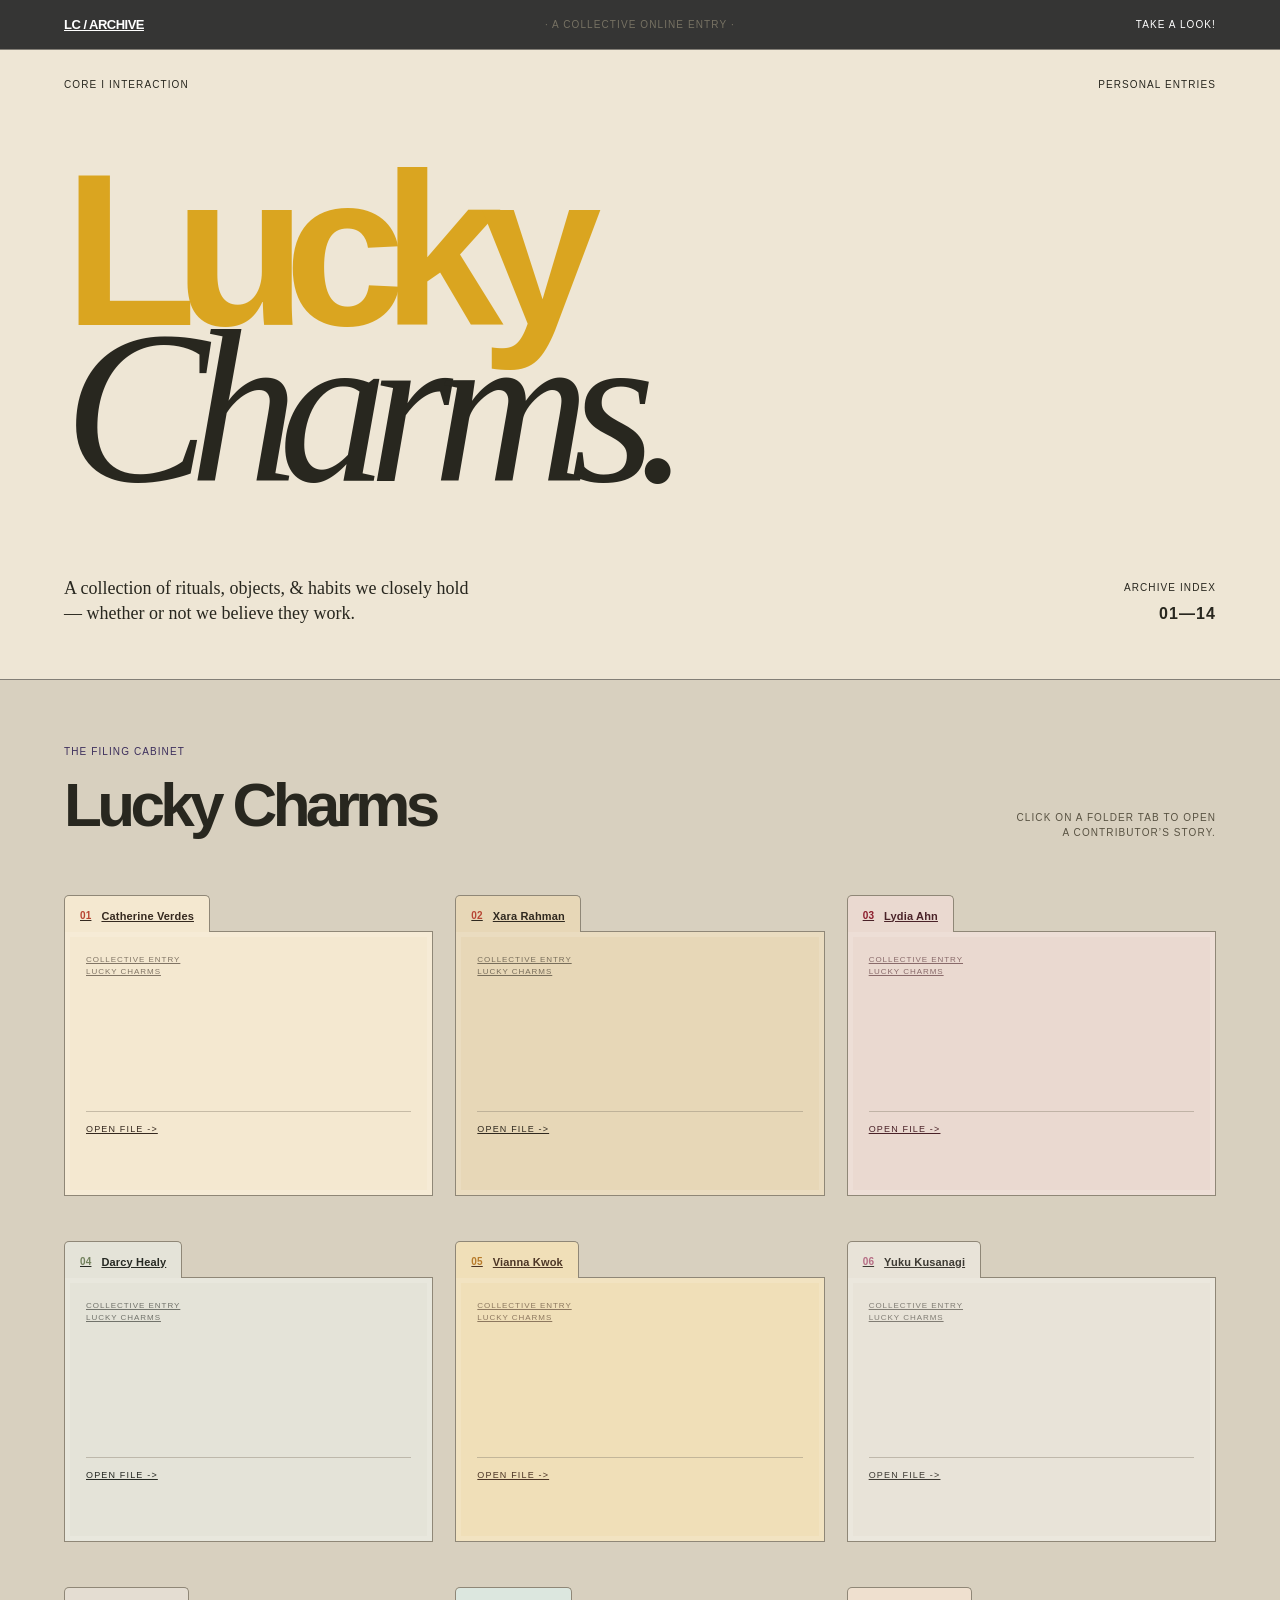
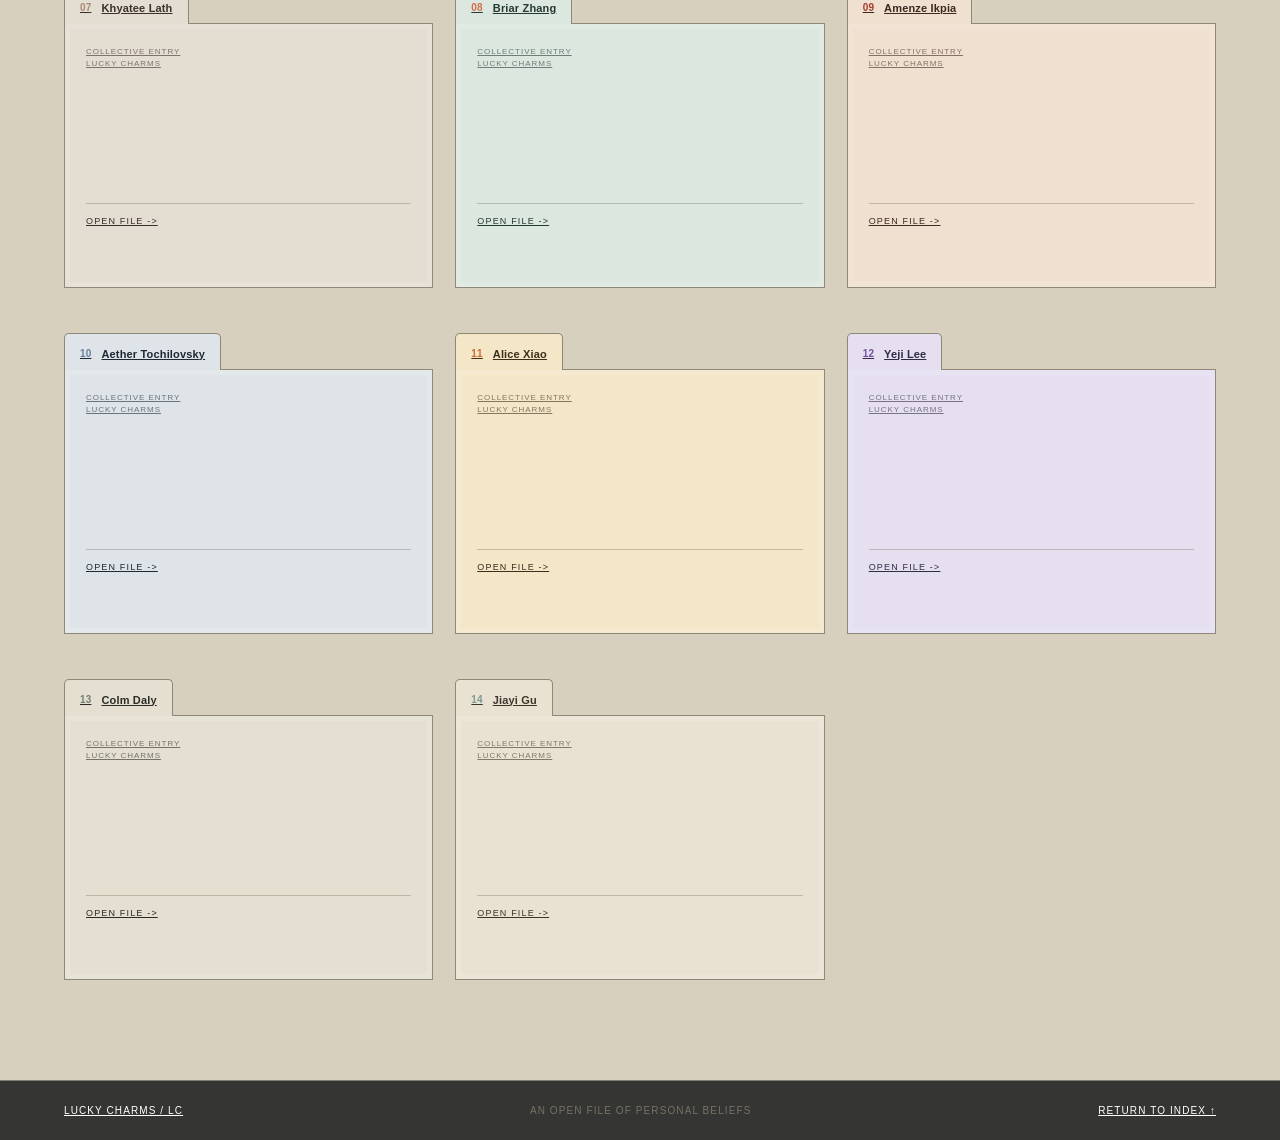
<file: index.html>
<!DOCTYPE html>
<html lang="en">
<head>
  <meta charset="UTF-8">
  <meta name="viewport" content="width=device-width, initial-scale=1.0">
  <meta name="description" content="A digital archive of fourteen personal stories about lucky charms, rituals, and the objects we carry.">
  <title>Lucky Charms — A Collective Archive</title>
  <link rel="stylesheet" href="styles.css">
</head>
<body class="home-page">
  <header class="topbar">
    <a class="wordmark" href="index.html">LC / ARCHIVE</a>
    <span class="topbar-center">· A COLLECTIVE ONLINE ENTRY ·</span>
    <a class="topbar-link" href="#files">Take a Look!</a>
  </header>
  <main>
    <section class="cover">
      <div class="cover-kicker"><span>Core I Interaction</span><span>PERSONAL ENTRIES</span></div>
      <h1>Lucky<br><em>Charms.</em></h1>
      <div class="cover-bottom">
        <p>A collection of rituals, objects, & habits we closely hold — whether or not we believe they work.</p>
        <div class="cover-index"><span>ARCHIVE INDEX</span><strong>01—14</strong></div>
      </div>
      <div class="paperclip" aria-hidden="true"></div>
    </section>
    <section class="archive-section" id="files">
      <div class="section-heading">
        <div><p class="section-label">THE FILING CABINET</p><h2>Lucky Charms</h2></div>
        <p class="section-note">Click on a folder tab to open<br>a contributor’s story.</p>
      </div>
      <div class="folder-grid">
        
      <a class="folder folder-01" href="story-01.html" style="--folder-paper:#f4e8d0;--folder-ink:#35291f;--folder-accent:#b84431;--folder-index:01">
        <span class="folder-tab"><span class="tab-number">01</span>Catherine Verdes</span>
        <span class="folder-body">
          <span class="folder-stamp">COLLECTIVE ENTRY<br>LUCKY CHARMS</span>
<br></br><br></br><br></br>
          <span class="folder-open">OPEN FILE -></span>
        </span>
      </a>

      <a class="folder folder-02" href="story-02.html" style="--folder-paper:#e7d7b7;--folder-ink:#30291f;--folder-accent:#b74735;--folder-index:02">
        <span class="folder-tab"><span class="tab-number">02</span>Xara Rahman</span>
        <span class="folder-body">
          <span class="folder-stamp">COLLECTIVE ENTRY<br>LUCKY CHARMS</span>
<br></br><br></br><br></br>

          <span class="folder-open">OPEN FILE -></span>
        </span>
      </a>

      <a class="folder folder-03" href="story-03.html" style="--folder-paper:#ead9d0;--folder-ink:#4a2228;--folder-accent:#8c1d2c;--folder-index:03">
        <span class="folder-tab"><span class="tab-number">03</span>Lydia Ahn</span>
        <span class="folder-body">
          <span class="folder-stamp">COLLECTIVE ENTRY<br>LUCKY CHARMS</span>
<br></br><br></br><br></br>
   
          <span class="folder-open">OPEN FILE -></span>
        </span>
      </a>

      <a class="folder folder-04" href="story-04.html" style="--folder-paper:#e4e3d8;--folder-ink:#262923;--folder-accent:#71805c;--folder-index:04">
        <span class="folder-tab"><span class="tab-number">04</span>Darcy Healy</span>
        <span class="folder-body">
          <span class="folder-stamp">COLLECTIVE ENTRY<br>LUCKY CHARMS</span>
<br></br><br></br><br></br>

          <span class="folder-open">OPEN FILE -></span>
        </span>
      </a>

      <a class="folder folder-05" href="story-05.html" style="--folder-paper:#f0dfb8;--folder-ink:#4c3525;--folder-accent:#b77b2b;--folder-index:05">
        <span class="folder-tab"><span class="tab-number">05</span>Vianna Kwok</span>
        <span class="folder-body">
          <span class="folder-stamp">COLLECTIVE ENTRY<br>LUCKY CHARMS</span>
 <br></br><br></br><br></br>

          <span class="folder-open">OPEN FILE -></span>
        </span>
      </a>

      <a class="folder folder-06" href="story-06.html" style="--folder-paper:#e8e3d8;--folder-ink:#3d3a33;--folder-accent:#b66d85;--folder-index:06">
        <span class="folder-tab"><span class="tab-number">06</span>Yuku Kusanagi</span>
        <span class="folder-body">
          <span class="folder-stamp">COLLECTIVE ENTRY<br>LUCKY CHARMS</span>
   <br></br><br></br><br></br>

          <span class="folder-open">OPEN FILE -></span>
        </span>
      </a>

      <a class="folder folder-07" href="story-07.html" style="--folder-paper:#e4ddd2;--folder-ink:#3a302c;--folder-accent:#a78b79;--folder-index:07">
        <span class="folder-tab"><span class="tab-number">07</span>Khyatee Lath</span>
        <span class="folder-body">
          <span class="folder-stamp">COLLECTIVE ENTRY<br>LUCKY CHARMS</span>
<br></br><br></br><br></br>

          <span class="folder-open">OPEN FILE -></span>
        </span>
      </a>

      <a class="folder folder-08" href="story-08.html" style="--folder-paper:#dce7df;--folder-ink:#243a31;--folder-accent:#d36d48;--folder-index:08">
        <span class="folder-tab"><span class="tab-number">08</span>Briar Zhang</span>
        <span class="folder-body">
          <span class="folder-stamp">COLLECTIVE ENTRY<br>LUCKY CHARMS</span>
<br></br><br></br><br></br>

          <span class="folder-open">OPEN FILE -></span>
        </span>
      </a>

      <a class="folder folder-09" href="story-09.html" style="--folder-paper:#efe0cf;--folder-ink:#3d2822;--folder-accent:#a63d2c;--folder-index:09">
        <span class="folder-tab"><span class="tab-number">09</span>Amenze Ikpia</span>
        <span class="folder-body">
          <span class="folder-stamp">COLLECTIVE ENTRY<br>LUCKY CHARMS</span>
<br></br><br></br><br></br>

          <span class="folder-open">OPEN FILE -></span>
        </span>
      </a>

      <a class="folder folder-10" href="story-10.html" style="--folder-paper:#dfe4e8;--folder-ink:#1f2933;--folder-accent:#687f99;--folder-index:10">
        <span class="folder-tab"><span class="tab-number">10</span>Aether Tochilovsky</span>
        <span class="folder-body">
          <span class="folder-stamp">COLLECTIVE ENTRY<br>LUCKY CHARMS</span>
<br></br><br></br><br></br>
          <span class="folder-open">OPEN FILE -></span>
        </span>
      </a>

      <a class="folder folder-11" href="story-11.html" style="--folder-paper:#f3e7c8;--folder-ink:#3c2d1c;--folder-accent:#cb6a32;--folder-index:11">
        <span class="folder-tab"><span class="tab-number">11</span>Alice Xiao</span>
        <span class="folder-body">
          <span class="folder-stamp">COLLECTIVE ENTRY<br>LUCKY CHARMS</span>
<br></br><br></br><br></br>
          <span class="folder-open">OPEN FILE -></span>
        </span>
      </a>

      <a class="folder folder-12" href="story-12.html" style="--folder-paper:#e5dff0;--folder-ink:#322b46;--folder-accent:#7252a1;--folder-index:12">
        <span class="folder-tab"><span class="tab-number">12</span>Yeji Lee</span>
        <span class="folder-body">
          <span class="folder-stamp">COLLECTIVE ENTRY<br>LUCKY CHARMS</span>
<br></br><br></br><br></br>
          <span class="folder-open">OPEN FILE -></span>
        </span>
      </a>

      <a class="folder folder-13" href="story-13.html" style="--folder-paper:#e4dfd1;--folder-ink:#292b26;--folder-accent:#72816b;--folder-index:13">
        <span class="folder-tab"><span class="tab-number">13</span>Colm Daly</span>
        <span class="folder-body">
          <span class="folder-stamp">COLLECTIVE ENTRY<br>LUCKY CHARMS</span>
<br></br><br></br><br></br>
          <span class="folder-open">OPEN FILE -></span>
        </span>
      </a>

      <a class="folder folder-14" href="story-14.html" style="--folder-paper:#e9e1d2;--folder-ink:#3d342a;--folder-accent:#7b9a91;--folder-index:14">
        <span class="folder-tab"><span class="tab-number">14</span>Jiayi Gu</span>
        <span class="folder-body">
          <span class="folder-stamp">COLLECTIVE ENTRY<br>LUCKY CHARMS</span>
<br></br><br></br><br></br>
          <span class="folder-open">OPEN FILE -></span>
        </span>
      </a>
      </div>
    </section>
  </main>
  <footer class="footer">
    <a href="index.html">LUCKY CHARMS / LC</a>
    <span>AN OPEN FILE OF PERSONAL BELIEFS</span>
    <a href="#files">RETURN TO INDEX ↑</a>
  </footer>
</body>
</html>
</file>
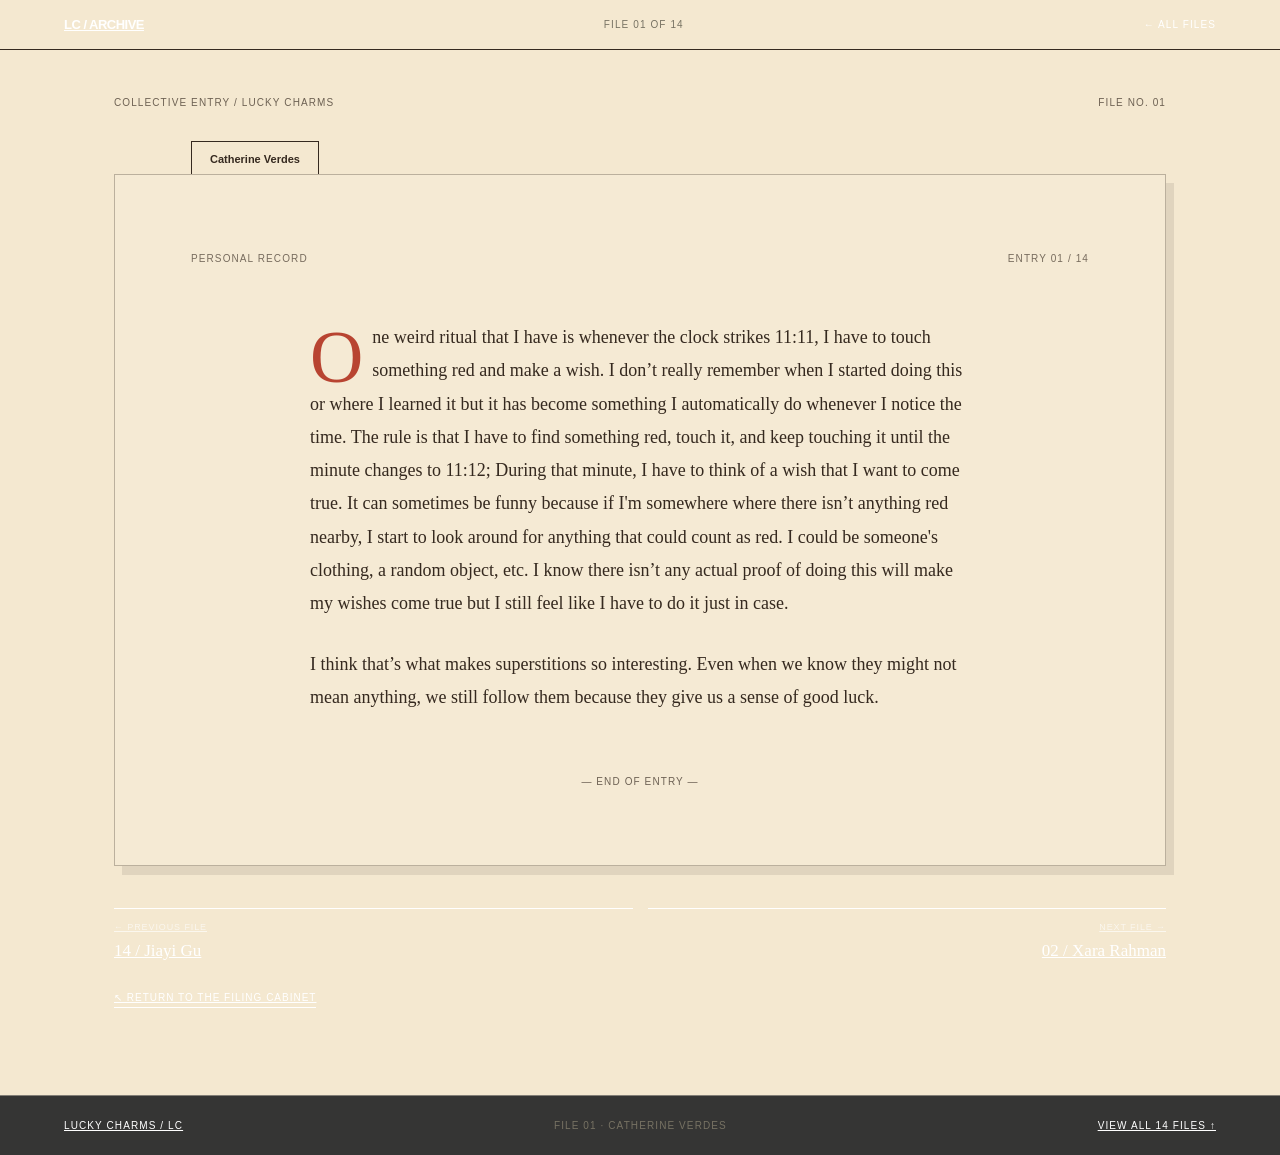
<file: story-01.html>
<!DOCTYPE html>
<html lang="en">
<head>
  <meta charset="UTF-8">
  <meta name="viewport" content="width=device-width, initial-scale=1.0">
  <meta name="description" content="11:11, red objects, and wishes">
  <title> — Catherine Verdes | Lucky Charms</title>
  <link rel="stylesheet" href="styles.css">
</head>
<body class="story-page story-01" style="--story-paper:#f4e8d0;--story-ink:#35291f;--story-accent:#b84431">
  <header class="topbar story-topbar">
    <a class="wordmark" href="index.html">LC / ARCHIVE</a>
    <span class="topbar-center">FILE 01 OF 14</span>
    <a class="topbar-link" href="index.html">← ALL FILES</a>
  </header>
  <main class="story-main">
    <div class="file-label"><span>COLLECTIVE ENTRY / LUCKY CHARMS</span><span>FILE NO. 01</span></div>
        <br></br>
    <div class="story-paper">
      <div class="story-tab">Catherine Verdes</div>
      <div class="story-meta"><span>PERSONAL RECORD</span><span>ENTRY 01 / 14</span></div>
      <article class="story-copy">
        <p>One weird ritual that I have is whenever the clock strikes 11:11, I have to touch something red and make a wish. I don’t really remember when I started doing this or where I learned it but it has become something I automatically do whenever I notice the time. The rule is that I have to find something red, touch it, and keep touching it until the minute changes to 11:12; During that minute, I have to think of a wish that I want to come true. It can sometimes be funny because if I&#x27;m somewhere where there isn’t anything red nearby, I start to look around for anything that could count as red. I could be someone&#x27;s clothing, a random object, etc. I know there isn’t any actual proof of doing this will make my wishes come true but I still feel like I have to do it just in case.</p>
        <p>I think that’s what makes superstitions so interesting. Even when we know they might not mean anything, we still follow them because they give us a sense of good luck.</p>
      </article>
      <div class="end-mark">— END OF ENTRY —</div>
    </div>
    <nav class="story-nav" aria-label="Story navigation">
      <a href="story-14.html"><span>← PREVIOUS FILE</span><strong>14 / Jiayi Gu</strong></a>
      <a href="story-02.html"><span>NEXT FILE →</span><strong>02 / Xara Rahman</strong></a>
    </nav>
    <a class="back-to-drawer" href="index.html">↖ RETURN TO THE FILING CABINET</a>
  </main>
  <footer class="footer">
    <a href="index.html">LUCKY CHARMS / LC</a>
    <span>FILE 01 · CATHERINE VERDES</span>
    <a href="index.html#files">VIEW ALL 14 FILES ↑</a>
  </footer>
</body>
</html>
</file>
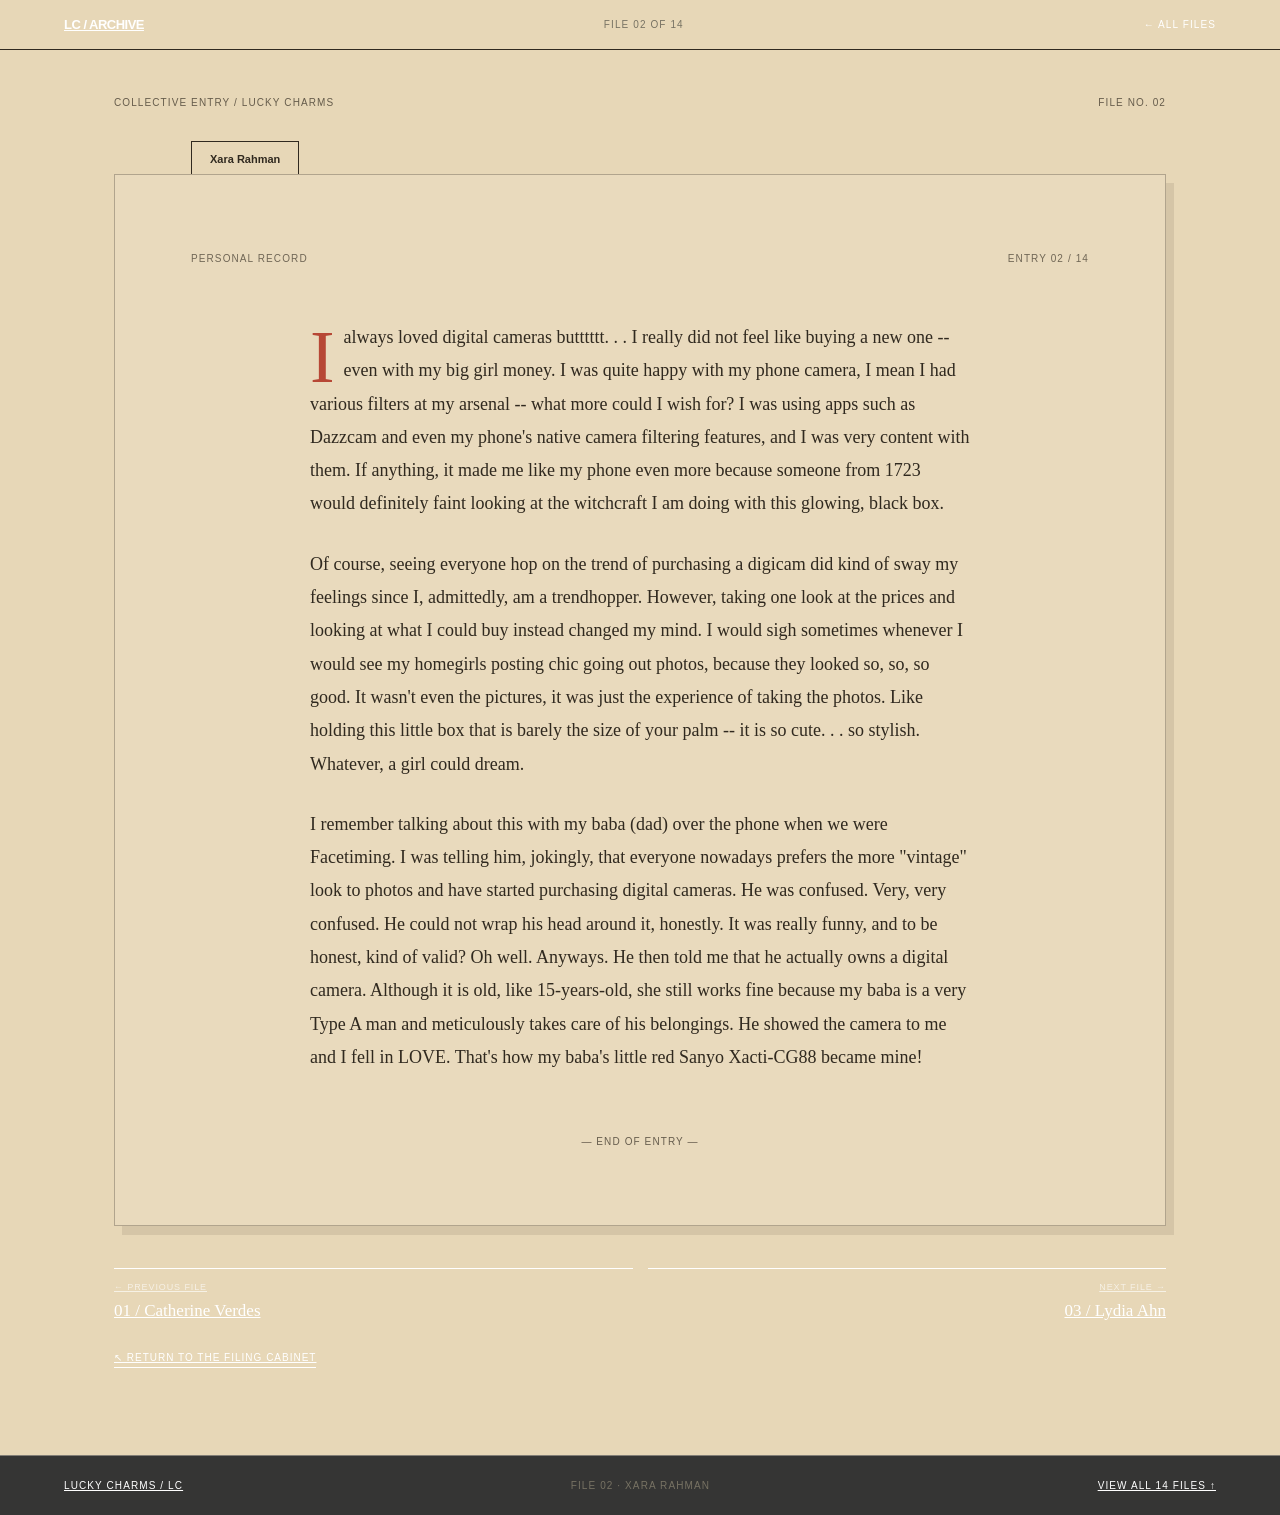
<file: story-02.html>
<!DOCTYPE html>
<html lang="en">
<head>
  <meta charset="UTF-8">
  <meta name="viewport" content="width=device-width, initial-scale=1.0">
  <meta name="description" content="A red Sanyo digital camera inherited from her father">
  <title> — Xara Rahman | Lucky Charms</title>
  <link rel="stylesheet" href="styles.css">
</head>
<body class="story-page story-02" style="--story-paper:#e7d7b7;--story-ink:#30291f;--story-accent:#b74735">
  <header class="topbar story-topbar">
    <a class="wordmark" href="index.html">LC / ARCHIVE</a>
    <span class="topbar-center">FILE 02 OF 14</span>
    <a class="topbar-link" href="index.html">← ALL FILES</a>
  </header>
  <main class="story-main">
    <div class="file-label"><span>COLLECTIVE ENTRY / LUCKY CHARMS</span><span>FILE NO. 02</span></div>
       <br></br>
    <div class="story-paper">
      <div class="story-tab">Xara Rahman</div>
      <div class="story-meta"><span>PERSONAL RECORD</span><span>ENTRY 02 / 14</span></div>
    
      <article class="story-copy">
        <p>I always loved digital cameras butttttt. . . I really did not feel like buying a new one -- even with my big girl money. I was quite happy with my phone camera, I mean I had various filters at my arsenal -- what more could I wish for? I was using apps such as Dazzcam and even my phone&#x27;s native camera filtering features, and I was very content with them. If anything, it made me like my phone even more because someone from 1723 would definitely faint looking at the witchcraft I am doing with this glowing, black box.</p>
        <p>Of course, seeing everyone hop on the trend of purchasing a digicam did kind of sway my feelings since I, admittedly, am a trendhopper. However, taking one look at the prices and looking at what I could buy instead changed my mind. I would sigh sometimes whenever I would see my homegirls posting chic going out photos, because they looked so, so, so good. It wasn&#x27;t even the pictures, it was just the experience of taking the photos. Like holding this little box that is barely the size of your palm -- it is so cute. . . so stylish. Whatever, a girl could dream.</p>
        <p>I remember talking about this with my baba (dad) over the phone when we were Facetiming. I was telling him, jokingly, that everyone nowadays prefers the more &quot;vintage&quot; look to photos and have started purchasing digital cameras. He was confused. Very, very confused. He could not wrap his head around it, honestly. It was really funny, and to be honest, kind of valid? Oh well. Anyways. He then told me that he actually owns a digital camera. Although it is old, like 15-years-old, she still works fine because my baba is a very Type A man and meticulously takes care of his belongings. He showed the camera to me and I fell in LOVE. That&#x27;s how my baba&#x27;s little red Sanyo Xacti-CG88 became mine!</p>
      </article>
      <div class="end-mark">— END OF ENTRY —</div>
    </div>
    <nav class="story-nav" aria-label="Story navigation">
      <a href="story-01.html"><span>← PREVIOUS FILE</span><strong>01 / Catherine Verdes</strong></a>
      <a href="story-03.html"><span>NEXT FILE →</span><strong>03 / Lydia Ahn</strong></a>
    </nav>
    <a class="back-to-drawer" href="index.html">↖ RETURN TO THE FILING CABINET</a>
  </main>
  <footer class="footer">
    <a href="index.html">LUCKY CHARMS / LC</a>
    <span>FILE 02 · XARA RAHMAN</span>
    <a href="index.html#files">VIEW ALL 14 FILES ↑</a>
  </footer>
</body>
</html>
</file>
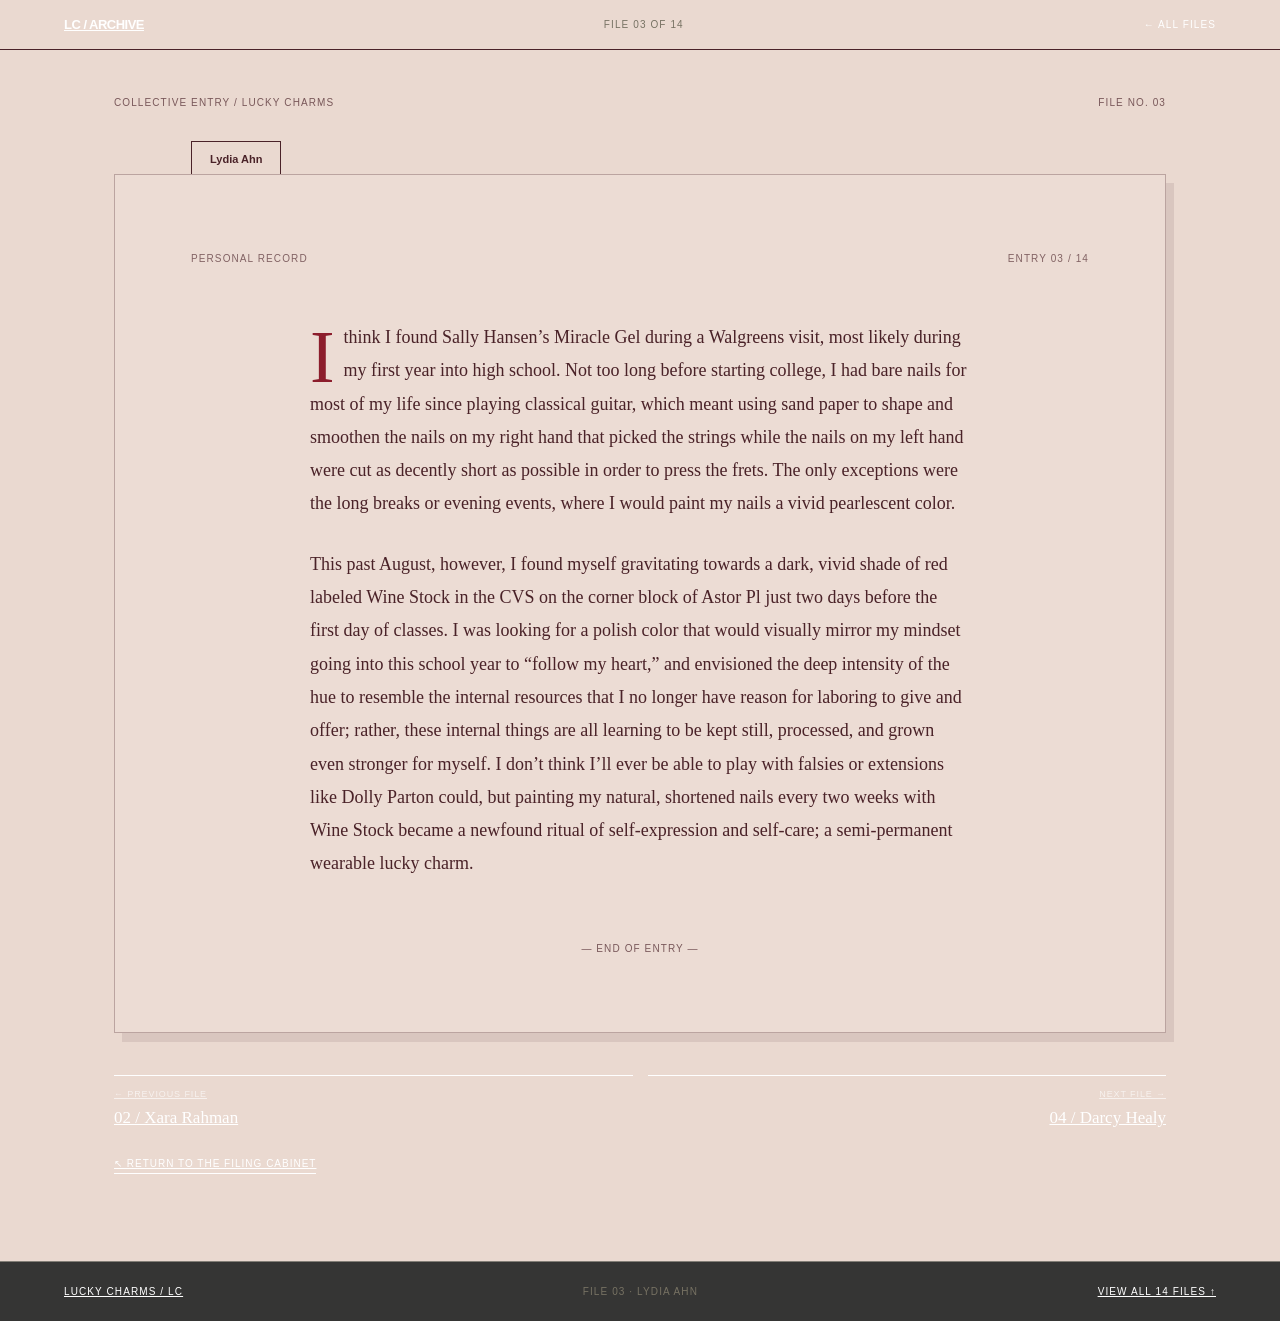
<file: story-03.html>
<!DOCTYPE html>
<html lang="en">
<head>
  <meta charset="UTF-8">
  <meta name="viewport" content="width=device-width, initial-scale=1.0">
  <meta name="description" content="Wine Stock nail polish as a wearable charm">
  <title> — Lydia Ahn | Lucky Charms</title>
  <link rel="stylesheet" href="styles.css">
</head>
<body class="story-page story-03" style="--story-paper:#ead9d0;--story-ink:#4a2228;--story-accent:#8c1d2c">
  <header class="topbar story-topbar">
    <a class="wordmark" href="index.html">LC / ARCHIVE</a>
    <span class="topbar-center">FILE 03 OF 14</span>
    <a class="topbar-link" href="index.html">← ALL FILES</a>
  </header>
  <main class="story-main">
    <div class="file-label"><span>COLLECTIVE ENTRY / LUCKY CHARMS</span><span>FILE NO. 03</span></div>
        <br></br>
    <div class="story-paper">
      <div class="story-tab">Lydia Ahn</div>
      <div class="story-meta"><span>PERSONAL RECORD</span><span>ENTRY 03 / 14</span></div>
      <article class="story-copy">
        <p>I think I found Sally Hansen’s Miracle Gel during a Walgreens visit, most likely during my first year into high school. Not too long before starting college, I had bare nails for most of my life since playing classical guitar, which meant using sand paper to shape and smoothen the nails on my right hand that picked the strings while the nails on my left hand were cut as decently short as possible in order to press the frets. The only exceptions were the long breaks or evening events, where I would paint my nails a vivid pearlescent color.</p>
        <p>This past August, however, I found myself gravitating towards a dark, vivid shade of red labeled Wine Stock in the CVS on the corner block of Astor Pl just two days before the first day of classes. I was looking for a polish color that would visually mirror my mindset going into this school year to “follow my heart,” and envisioned the deep intensity of the hue to resemble the internal resources that I no longer have reason for laboring to give and offer; rather, these internal things are all learning to be kept still, processed, and grown even stronger for myself. I don’t think I’ll ever be able to play with falsies or extensions like Dolly Parton could, but painting my natural, shortened nails every two weeks with Wine Stock became a newfound ritual of self-expression and self-care; a semi-permanent wearable lucky charm.</p>
      </article>
      <div class="end-mark">— END OF ENTRY —</div>
    </div>
    <nav class="story-nav" aria-label="Story navigation">
      <a href="story-02.html"><span>← PREVIOUS FILE</span><strong>02 / Xara Rahman</strong></a>
      <a href="story-04.html"><span>NEXT FILE →</span><strong>04 / Darcy Healy</strong></a>
    </nav>
    <a class="back-to-drawer" href="index.html">↖ RETURN TO THE FILING CABINET</a>
  </main>
  <footer class="footer">
    <a href="index.html">LUCKY CHARMS / LC</a>
    <span>FILE 03 · LYDIA AHN</span>
    <a href="index.html#files">VIEW ALL 14 FILES ↑</a>
  </footer>
</body>
</html>
</file>
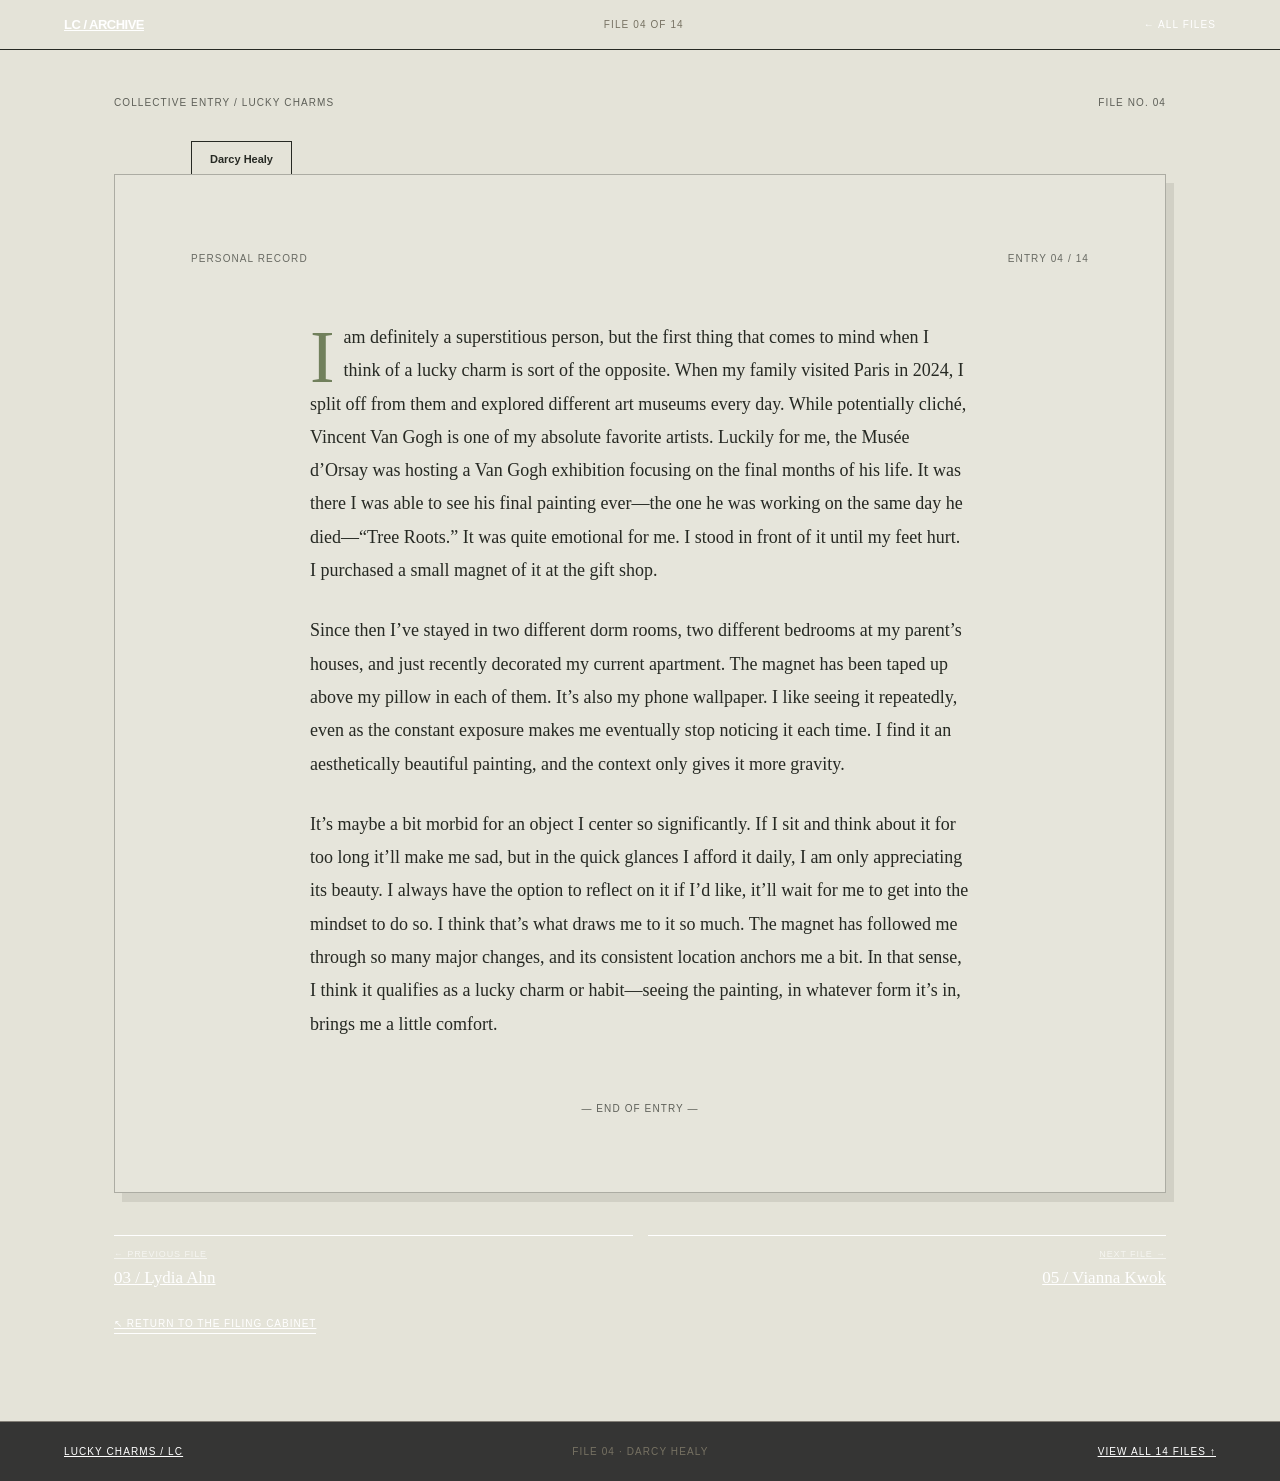
<file: story-04.html>
<!DOCTYPE html>
<html lang="en">
<head>
  <meta charset="UTF-8">
  <meta name="viewport" content="width=device-width, initial-scale=1.0">
  <meta name="description" content="A Van Gogh painting magnet that travels from room to room">
  <title> — Darcy Healy | Lucky Charms</title>
  <link rel="stylesheet" href="styles.css">
</head>
<body class="story-page story-04" style="--story-paper:#e4e3d8;--story-ink:#262923;--story-accent:#71805c">
  <header class="topbar story-topbar">
    <a class="wordmark" href="index.html">LC / ARCHIVE</a>
    <span class="topbar-center">FILE 04 OF 14</span>
    <a class="topbar-link" href="index.html">← ALL FILES</a>
  </header>
  <main class="story-main">
    <div class="file-label"><span>COLLECTIVE ENTRY / LUCKY CHARMS</span><span>FILE NO. 04</span></div>
        <br></br>
    <div class="story-paper">
      <div class="story-tab">Darcy Healy</div>
      <div class="story-meta"><span>PERSONAL RECORD</span><span>ENTRY 04 / 14</span></div>
      <article class="story-copy">
        <p>I am definitely a superstitious person, but the first thing that comes to mind when I think of a lucky charm is sort of the opposite. When my family visited Paris in 2024, I split off from them and explored different art museums every day. While potentially cliché, Vincent Van Gogh is one of my absolute favorite artists. Luckily for me, the Musée d’Orsay was hosting a Van Gogh exhibition focusing on the final months of his life. It was there I was able to see his final painting ever—the one he was working on the same day he died—“Tree Roots.” It was quite emotional for me. I stood in front of it until my feet hurt. I purchased a small magnet of it at the gift shop.</p>
        <p>Since then I’ve stayed in two different dorm rooms, two different bedrooms at my parent’s houses, and just recently decorated my current apartment. The magnet has been taped up above my pillow in each of them. It’s also my phone wallpaper. I like seeing it repeatedly, even as the constant exposure makes me eventually stop noticing it each time. I find it an aesthetically beautiful painting, and the context only gives it more gravity.</p>
        <p>It’s maybe a bit morbid for an object I center so significantly. If I sit and think about it for too long it’ll make me sad, but in the quick glances I afford it daily, I am only appreciating its beauty. I always have the option to reflect on it if I’d like, it’ll wait for me to get into the mindset to do so. I think that’s what draws me to it so much. The magnet has followed me through so many major changes, and its consistent location anchors me a bit. In that sense, I think it qualifies as a lucky charm or habit—seeing the painting, in whatever form it’s in, brings me a little comfort.</p>
      </article>
      <div class="end-mark">— END OF ENTRY —</div>
    </div>
    <nav class="story-nav" aria-label="Story navigation">
      <a href="story-03.html"><span>← PREVIOUS FILE</span><strong>03 / Lydia Ahn</strong></a>
      <a href="story-05.html"><span>NEXT FILE →</span><strong>05 / Vianna Kwok</strong></a>
    </nav>
    <a class="back-to-drawer" href="index.html">↖ RETURN TO THE FILING CABINET</a>
  </main>
  <footer class="footer">
    <a href="index.html">LUCKY CHARMS / LC</a>
    <span>FILE 04 · DARCY HEALY</span>
    <a href="index.html#files">VIEW ALL 14 FILES ↑</a>
  </footer>
</body>
</html>
</file>
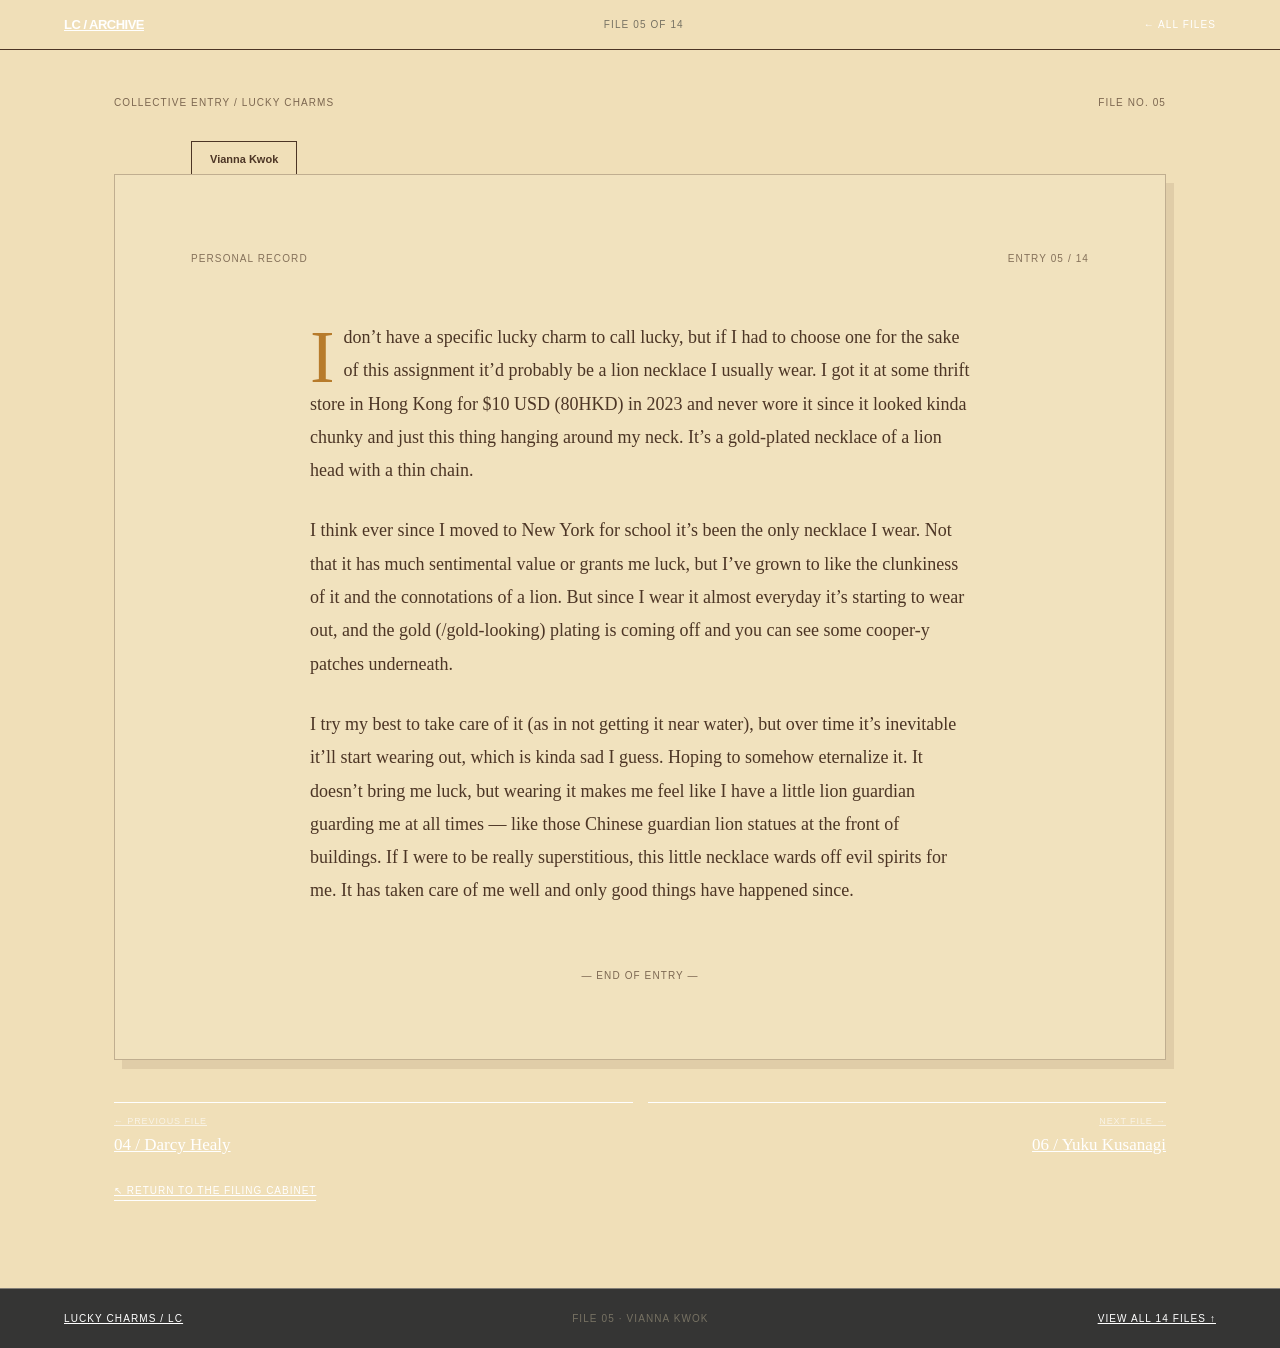
<file: story-05.html>
<!DOCTYPE html>
<html lang="en">
<head>
  <meta charset="UTF-8">
  <meta name="viewport" content="width=device-width, initial-scale=1.0">
  <meta name="description" content="A lion necklace and the feeling of having a guardian">
  <title> — Vianna Kwok | Lucky Charms</title>
  <link rel="stylesheet" href="styles.css">
</head>
<body class="story-page story-05" style="--story-paper:#f0dfb8;--story-ink:#4c3525;--story-accent:#b77b2b">
  <header class="topbar story-topbar">
    <a class="wordmark" href="index.html">LC / ARCHIVE</a>
    <span class="topbar-center">FILE 05 OF 14</span>
    <a class="topbar-link" href="index.html">← ALL FILES</a>
  </header>
  <main class="story-main">
    <div class="file-label"><span>COLLECTIVE ENTRY / LUCKY CHARMS</span><span>FILE NO. 05</span></div>
       <br></br>
    <div class="story-paper">
      <div class="story-tab">Vianna Kwok</div>
      <div class="story-meta"><span>PERSONAL RECORD</span><span>ENTRY 05 / 14</span></div>
      <article class="story-copy">
        <p>I don’t have a specific lucky charm to call lucky, but if I had to choose one for the sake of this assignment it’d probably be a lion necklace I usually wear. I got it at some thrift store in Hong Kong for $10 USD (80HKD) in 2023 and never wore it since it looked kinda chunky and just this thing hanging around my neck. It’s a gold-plated necklace of a lion head with a thin chain.</p>
        <p>I think ever since I moved to New York for school it’s been the only necklace I wear. Not that it has much sentimental value or grants me luck, but I’ve grown to like the clunkiness of it and the connotations of a lion. But since I wear it almost everyday it’s starting to wear out, and the gold (/gold-looking) plating is coming off and you can see some cooper-y patches underneath.</p>
        <p>I try my best to take care of it (as in not getting it near water), but over time it’s inevitable it’ll start wearing out, which is kinda sad I guess. Hoping to somehow eternalize it. It doesn’t bring me luck, but wearing it makes me feel like I have a little lion guardian guarding me at all times — like those Chinese guardian lion statues at the front of buildings. If I were to be really superstitious, this little necklace wards off evil spirits for me. It has taken care of me well and only good things have happened since.</p>
      </article>
      <div class="end-mark">— END OF ENTRY —</div>
    </div>
    <nav class="story-nav" aria-label="Story navigation">
      <a href="story-04.html"><span>← PREVIOUS FILE</span><strong>04 / Darcy Healy</strong></a>
      <a href="story-06.html"><span>NEXT FILE →</span><strong>06 / Yuku Kusanagi</strong></a>
    </nav>
    <a class="back-to-drawer" href="index.html">↖ RETURN TO THE FILING CABINET</a>
  </main>
  <footer class="footer">
    <a href="index.html">LUCKY CHARMS / LC</a>
    <span>FILE 05 · VIANNA KWOK</span>
    <a href="index.html#files">VIEW ALL 14 FILES ↑</a>
  </footer>
</body>
</html>
</file>
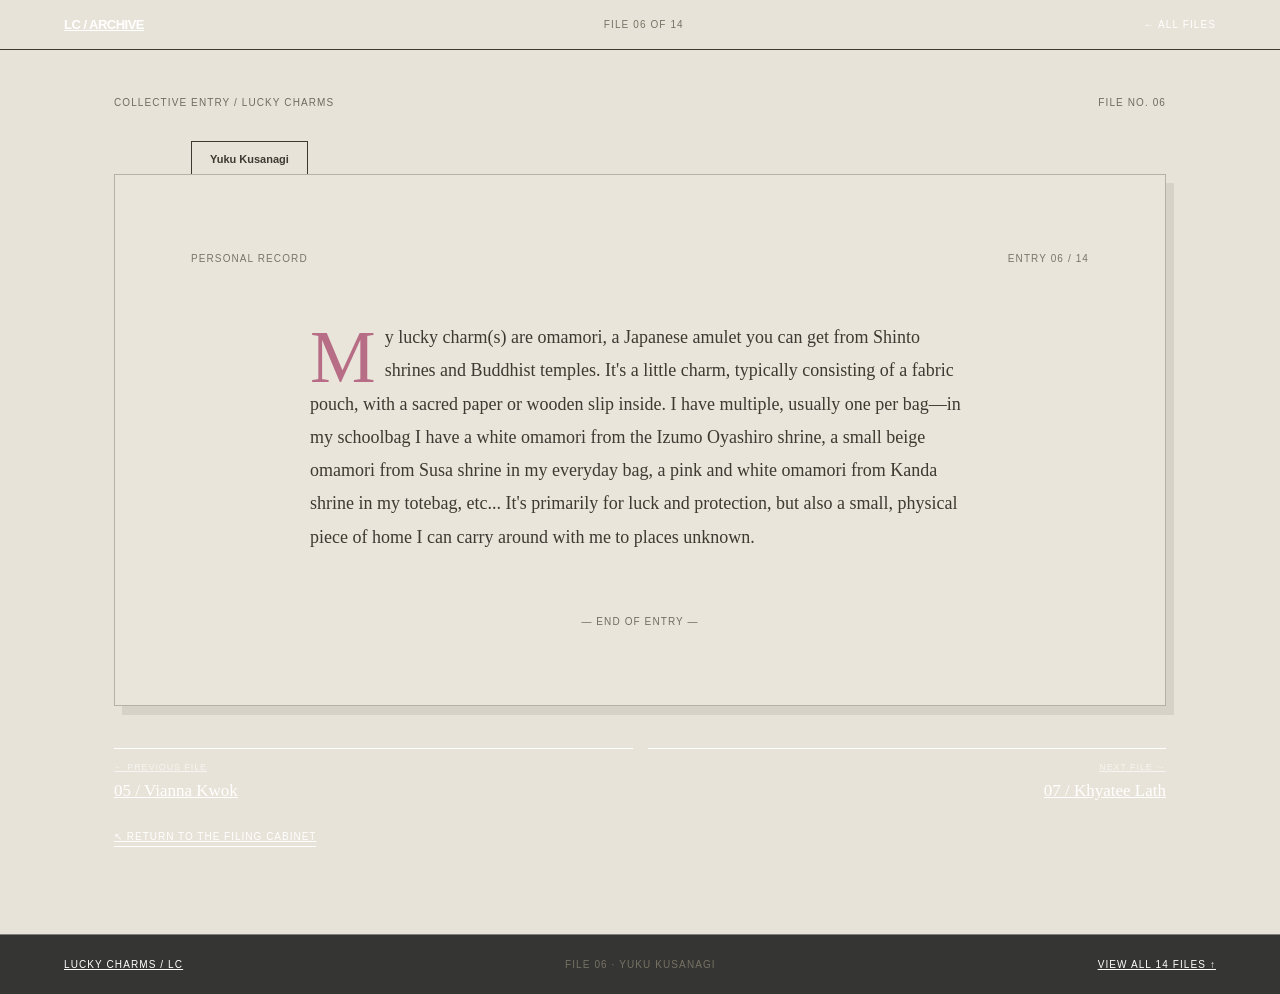
<file: story-06.html>
<!DOCTYPE html>
<html lang="en">
<head>
  <meta charset="UTF-8">
  <meta name="viewport" content="width=device-width, initial-scale=1.0">
  <meta name="description" content="Omamori carried for luck, protection, and a piece of home">
  <title> | Lucky Charms</title>
  <link rel="stylesheet" href="styles.css">
</head>
<body class="story-page story-06" style="--story-paper:#e8e3d8;--story-ink:#3d3a33;--story-accent:#b66d85">
  <header class="topbar story-topbar">
    <a class="wordmark" href="index.html">LC / ARCHIVE</a>
    <span class="topbar-center">FILE 06 OF 14</span>
    <a class="topbar-link" href="index.html">← ALL FILES</a>
  </header>
  <main class="story-main">
    <div class="file-label"><span>COLLECTIVE ENTRY / LUCKY CHARMS</span><span>FILE NO. 06</span></div>
        <br></br>
    <div class="story-paper">
      <div class="story-tab">Yuku Kusanagi</div>
      <div class="story-meta"><span>PERSONAL RECORD</span><span>ENTRY 06 / 14</span></div>
      <article class="story-copy">
        <p>My lucky charm(s) are omamori, a Japanese amulet you can get from Shinto shrines and Buddhist temples. It&#x27;s a little charm, typically consisting of a fabric pouch, with a sacred paper or wooden slip inside. I have multiple, usually one per bag—in my schoolbag I have a white omamori from the Izumo Oyashiro shrine, a small beige omamori from Susa shrine in my everyday bag, a pink and white omamori from Kanda shrine in my totebag, etc... It&#x27;s primarily for luck and protection, but also a small, physical piece of home I can carry around with me to places unknown.</p>
      </article>
      <div class="end-mark">— END OF ENTRY —</div>
    </div>
    <nav class="story-nav" aria-label="Story navigation">
      <a href="story-05.html"><span>← PREVIOUS FILE</span><strong>05 / Vianna Kwok</strong></a>
      <a href="story-07.html"><span>NEXT FILE →</span><strong>07 / Khyatee Lath</strong></a>
    </nav>
    <a class="back-to-drawer" href="index.html">↖ RETURN TO THE FILING CABINET</a>
  </main>
  <footer class="footer">
    <a href="index.html">LUCKY CHARMS / LC</a>
    <span>FILE 06 · YUKU KUSANAGI</span>
    <a href="index.html#files">VIEW ALL 14 FILES ↑</a>
  </footer>
</body>
</html>
</file>
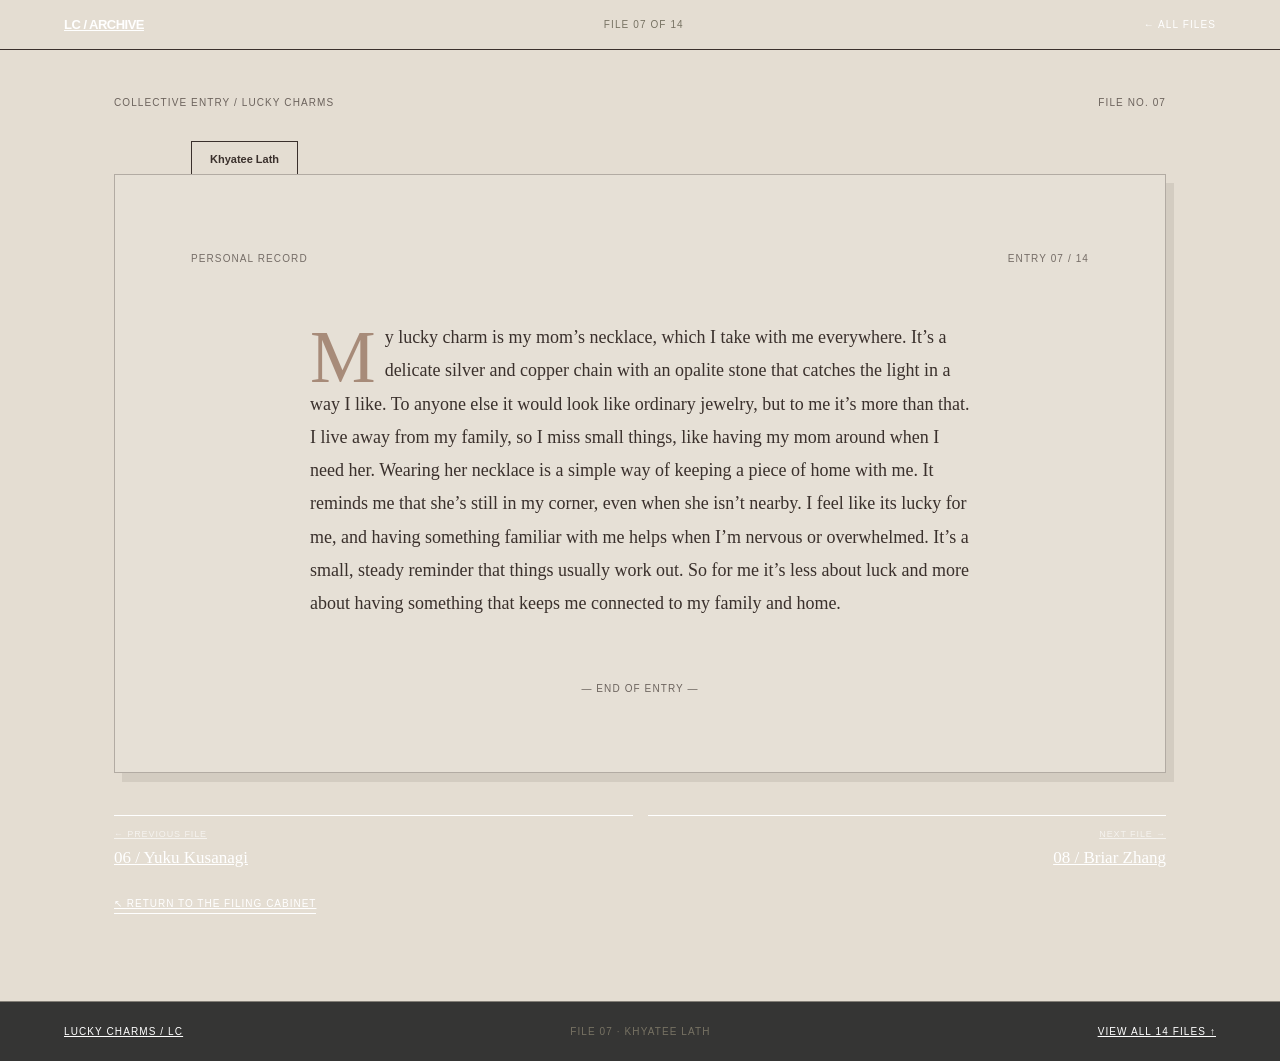
<file: story-07.html>
<!DOCTYPE html>
<html lang="en">
<head>
  <meta charset="UTF-8">
  <meta name="viewport" content="width=device-width, initial-scale=1.0">
  <meta name="description" content="Her mother&#x27;s necklace as a reminder of family">
  <title> | Lucky Charms</title>
  <link rel="stylesheet" href="styles.css">
</head>
<body class="story-page story-07" style="--story-paper:#e4ddd2;--story-ink:#3a302c;--story-accent:#a78b79">
  <header class="topbar story-topbar">
    <a class="wordmark" href="index.html">LC / ARCHIVE</a>
    <span class="topbar-center">FILE 07 OF 14</span>
    <a class="topbar-link" href="index.html">← ALL FILES</a>
  </header>
  <main class="story-main">
    <div class="file-label"><span>COLLECTIVE ENTRY / LUCKY CHARMS</span><span>FILE NO. 07</span></div>
       <br></br>
    <div class="story-paper">
      <div class="story-tab">Khyatee Lath</div>
      <div class="story-meta"><span>PERSONAL RECORD</span><span>ENTRY 07 / 14</span></div>
      <article class="story-copy">
        <p>My lucky charm is my mom’s necklace, which I take with me everywhere. It’s a delicate silver and copper chain with an opalite stone that catches the light in a way I like. To anyone else it would look like ordinary jewelry, but to me it’s more than that. I live away from my family, so I miss small things, like having my mom around when I need her. Wearing her necklace is a simple way of keeping a piece of home with me. It reminds me that she’s still in my corner, even when she isn’t nearby. I feel like its lucky for me, and having something familiar with me helps when I’m nervous or overwhelmed. It’s a small, steady reminder that things usually work out. So for me it’s less about luck and more about having something that keeps me connected to my family and home.</p>
      </article>
      <div class="end-mark">— END OF ENTRY —</div>
    </div>
    <nav class="story-nav" aria-label="Story navigation">
      <a href="story-06.html"><span>← PREVIOUS FILE</span><strong>06 / Yuku Kusanagi</strong></a>
      <a href="story-08.html"><span>NEXT FILE →</span><strong>08 / Briar Zhang</strong></a>
    </nav>
    <a class="back-to-drawer" href="index.html">↖ RETURN TO THE FILING CABINET</a>
  </main>
  <footer class="footer">
    <a href="index.html">LUCKY CHARMS / LC</a>
    <span>FILE 07 · KHYATEE LATH</span>
    <a href="index.html#files">VIEW ALL 14 FILES ↑</a>
  </footer>
</body>
</html>
</file>
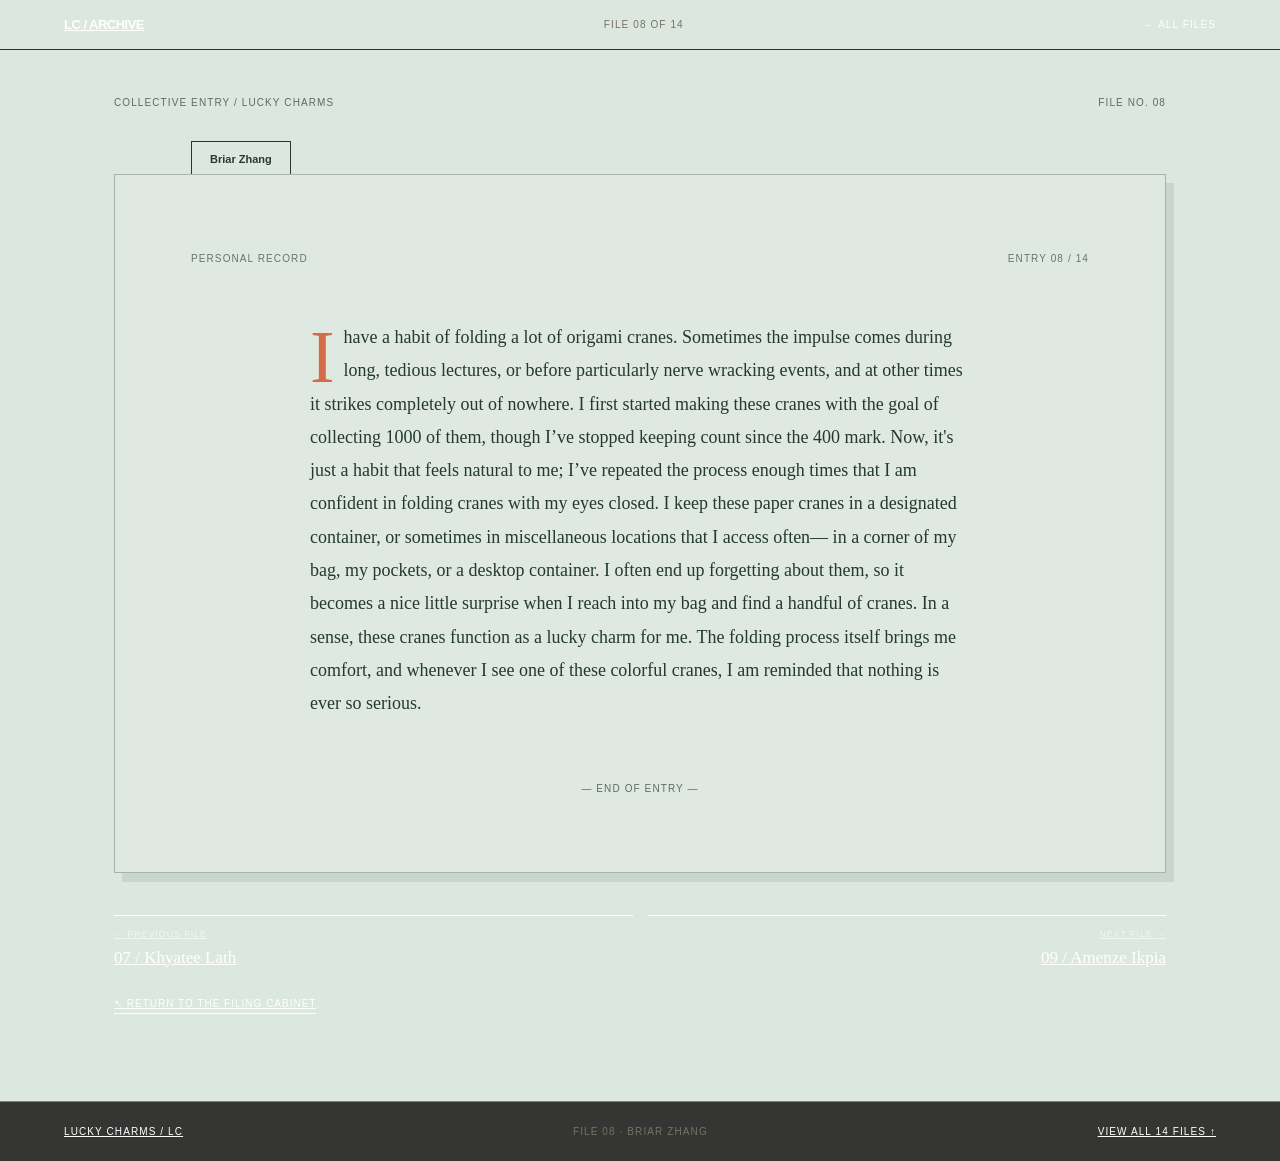
<file: story-08.html>
<!DOCTYPE html>
<html lang="en">
<head>
  <meta charset="UTF-8">
  <meta name="viewport" content="width=device-width, initial-scale=1.0">
  <meta name="description" content="Folding origami cranes for comfort">
  <title> — Briar Zhang | Lucky Charms</title>
  <link rel="stylesheet" href="styles.css">
</head>
<body class="story-page story-08" style="--story-paper:#dce7df;--story-ink:#243a31;--story-accent:#d36d48">
  <header class="topbar story-topbar">
    <a class="wordmark" href="index.html">LC / ARCHIVE</a>
    <span class="topbar-center">FILE 08 OF 14</span>
    <a class="topbar-link" href="index.html">← ALL FILES</a>
  </header>
  <main class="story-main">
    <div class="file-label"><span>COLLECTIVE ENTRY / LUCKY CHARMS</span><span>FILE NO. 08</span></div>
       <br></br>
    <div class="story-paper">
      <div class="story-tab">Briar Zhang</div>
      <div class="story-meta"><span>PERSONAL RECORD</span><span>ENTRY 08 / 14</span></div>
      <article class="story-copy">
        <p>I have a habit of folding a lot of origami cranes. Sometimes the impulse comes during long, tedious lectures, or before particularly nerve wracking events, and at other times it strikes completely out of nowhere. I first started making these cranes with the goal of collecting 1000 of them, though I’ve stopped keeping count since the 400 mark. Now, it&#x27;s just a habit that feels natural to me; I’ve repeated the process enough times that I am confident in folding cranes with my eyes closed. I keep these paper cranes in a designated container, or sometimes in miscellaneous locations that I access often— in a corner of my bag, my pockets, or a desktop container. I often end up forgetting about them, so it becomes a nice little surprise when I reach into my bag and find a handful of cranes. In a sense, these cranes function as a lucky charm for me. The folding process itself brings me comfort, and whenever I see one of these colorful cranes, I am reminded that nothing is ever so serious.</p>
      </article>
      <div class="end-mark">— END OF ENTRY —</div>
    </div>
    <nav class="story-nav" aria-label="Story navigation">
      <a href="story-07.html"><span>← PREVIOUS FILE</span><strong>07 / Khyatee Lath</strong></a>
      <a href="story-09.html"><span>NEXT FILE →</span><strong>09 / Amenze Ikpia</strong></a>
    </nav>
    <a class="back-to-drawer" href="index.html">↖ RETURN TO THE FILING CABINET</a>
  </main>
  <footer class="footer">
    <a href="index.html">LUCKY CHARMS / LC</a>
    <span>FILE 08 · BRIAR ZHANG</span>
    <a href="index.html#files">VIEW ALL 14 FILES ↑</a>
  </footer>
</body>
</html>
</file>
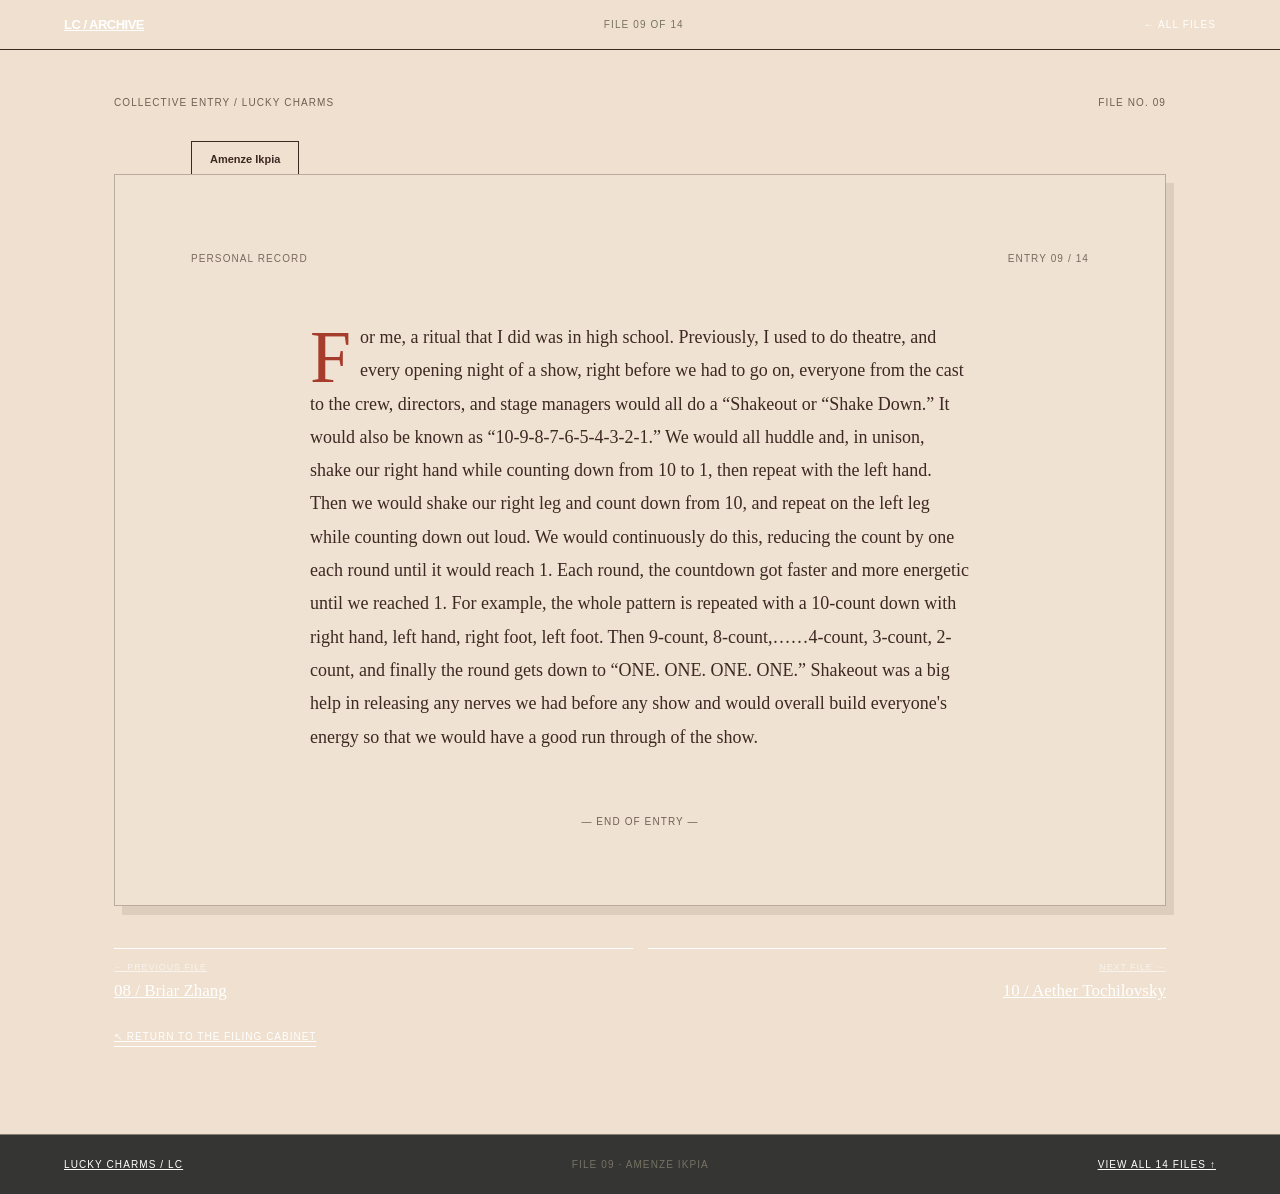
<file: story-09.html>
<!DOCTYPE html>
<html lang="en">
<head>
  <meta charset="UTF-8">
  <meta name="viewport" content="width=device-width, initial-scale=1.0">
  <meta name="description" content="A theatrical shakeout before opening night">
  <title> — Amenze Ikpia | Lucky Charms</title>
  <link rel="stylesheet" href="styles.css">
</head>
<body class="story-page story-09" style="--story-paper:#efe0cf;--story-ink:#3d2822;--story-accent:#a63d2c">
  <header class="topbar story-topbar">
    <a class="wordmark" href="index.html">LC / ARCHIVE</a>
    <span class="topbar-center">FILE 09 OF 14</span>
    <a class="topbar-link" href="index.html">← ALL FILES</a>
  </header>
  <main class="story-main">
    <div class="file-label"><span>COLLECTIVE ENTRY / LUCKY CHARMS</span><span>FILE NO. 09</span></div>
    <br></br>
    <div class="story-paper">
      <div class="story-tab">Amenze Ikpia</div>
      <div class="story-meta"><span>PERSONAL RECORD</span><span>ENTRY 09 / 14</span></div>
      <article class="story-copy">
        <p>For me, a ritual that I did was in high school. Previously, I used to do theatre, and every opening night of a show, right before we had to go on, everyone from the cast to the crew, directors, and stage managers would all do a “Shakeout or “Shake Down.” It would also be known as “10-9-8-7-6-5-4-3-2-1.” We would all huddle and, in unison, shake our right hand while counting down from 10 to 1, then repeat with the left hand. Then we would shake our right leg and count down from 10, and repeat on the left leg while counting down out loud. We would continuously do this, reducing the count by one each round until it would reach 1. Each round, the countdown got faster and more energetic until we reached 1. For example, the whole pattern is repeated with a 10-count down with right hand, left hand, right foot, left foot. Then 9-count, 8-count,……4-count, 3-count, 2-count, and finally the round gets down to “ONE. ONE. ONE. ONE.” Shakeout was a big help in releasing any nerves we had before any show and would overall build everyone&#x27;s energy so that we would have a good run through of the show.</p>
      </article>
      <div class="end-mark">— END OF ENTRY —</div>
    </div>
    <nav class="story-nav" aria-label="Story navigation">
      <a href="story-08.html"><span>← PREVIOUS FILE</span><strong>08 / Briar Zhang</strong></a>
      <a href="story-10.html"><span>NEXT FILE →</span><strong>10 / Aether Tochilovsky</strong></a>
    </nav>
    <a class="back-to-drawer" href="index.html">↖ RETURN TO THE FILING CABINET</a>
  </main>
  <footer class="footer">
    <a href="index.html">LUCKY CHARMS / LC</a>
    <span>FILE 09 · AMENZE IKPIA</span>
    <a href="index.html#files">VIEW ALL 14 FILES ↑</a>
  </footer>
</body>
</html>
</file>
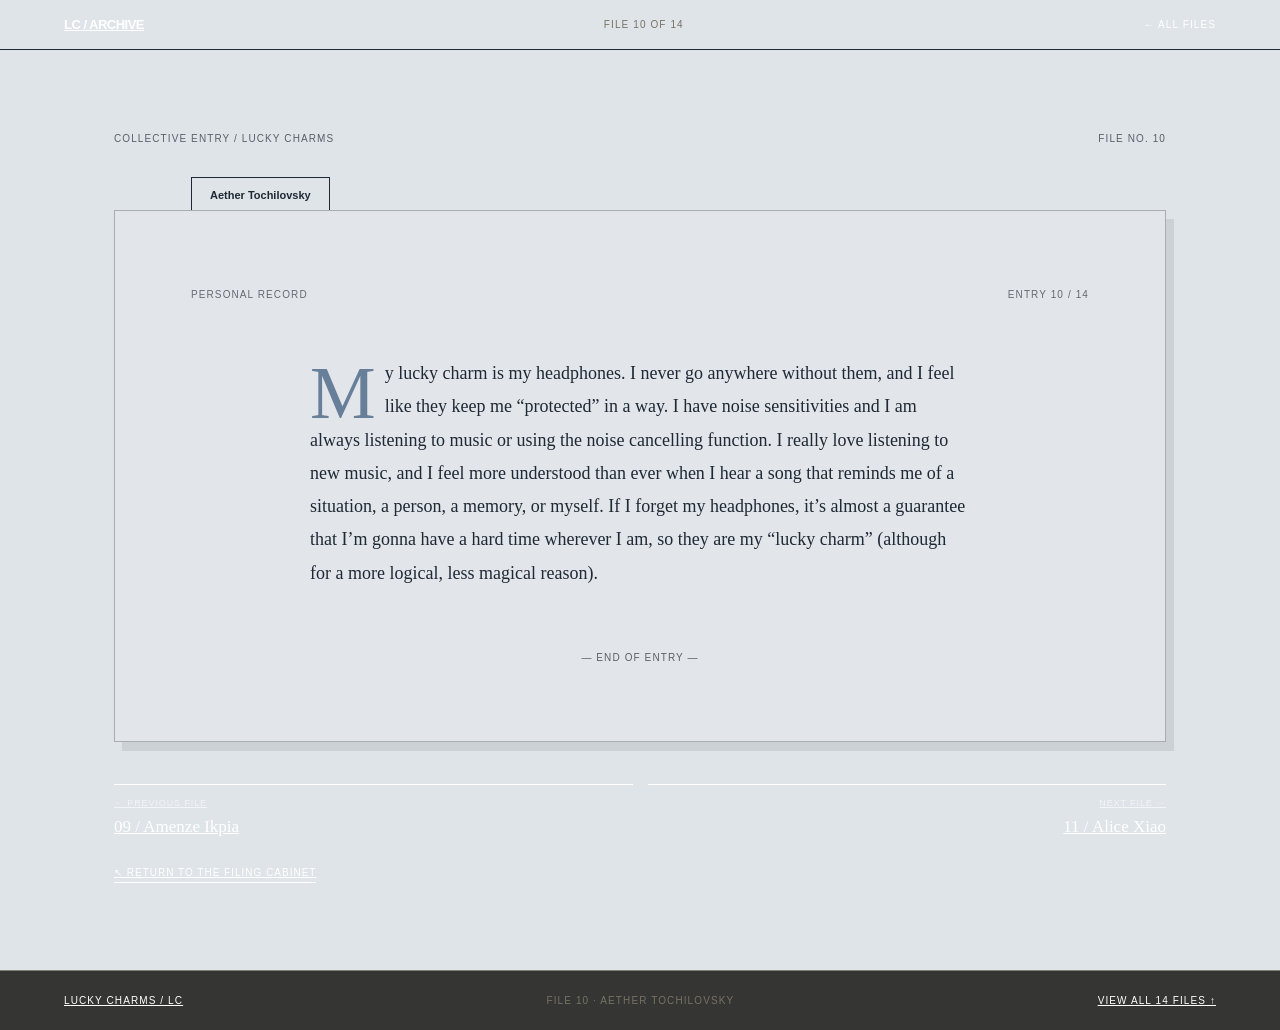
<file: story-10.html>
<!DOCTYPE html>
<html lang="en">
<head>
  <meta charset="UTF-8">
  <meta name="viewport" content="width=device-width, initial-scale=1.0">
  <meta name="description" content="Headphones as protection from overwhelming noise">
  <title> — Aether Tochilovsky | Lucky Charms</title>
  <link rel="stylesheet" href="styles.css">
</head>
<body class="story-page story-10" style="--story-paper:#dfe4e8;--story-ink:#1f2933;--story-accent:#687f99">
  <header class="topbar story-topbar">
    <a class="wordmark" href="index.html">LC / ARCHIVE</a>
    <span class="topbar-center">FILE 10 OF 14</span>
    <a class="topbar-link" href="index.html">← ALL FILES</a>
  </header>
  <main class="story-main">
       <br></br>
    <div class="file-label"><span>COLLECTIVE ENTRY / LUCKY CHARMS</span><span>FILE NO. 10</span></div>
    <br></br>
    <div class="story-paper">
      <div class="story-tab">Aether Tochilovsky</div>
      <div class="story-meta"><span>PERSONAL RECORD</span><span>ENTRY 10 / 14</span></div>
      <article class="story-copy">
        <p>My lucky charm is my headphones. I never go anywhere without them, and I feel like they keep me “protected” in a way. I have noise sensitivities and I am always listening to music or using the noise cancelling function. I really love listening to new music, and I feel more understood than ever when I hear a song that reminds me of a situation, a person, a memory, or myself. If I forget my headphones, it’s almost a guarantee that I’m gonna have a hard time wherever I am, so they are my “lucky charm” (although for a more logical, less magical reason).</p>
      </article>
      <div class="end-mark">— END OF ENTRY —</div>
    </div>
    <nav class="story-nav" aria-label="Story navigation">
      <a href="story-09.html"><span>← PREVIOUS FILE</span><strong>09 / Amenze Ikpia</strong></a>
      <a href="story-11.html"><span>NEXT FILE →</span><strong>11 / Alice Xiao</strong></a>
    </nav>
    <a class="back-to-drawer" href="index.html">↖ RETURN TO THE FILING CABINET</a>
  </main>
  <footer class="footer">
    <a href="index.html">LUCKY CHARMS / LC</a>
    <span>FILE 10 · AETHER TOCHILOVSKY</span>
    <a href="index.html#files">VIEW ALL 14 FILES ↑</a>
  </footer>
</body>
</html>
</file>
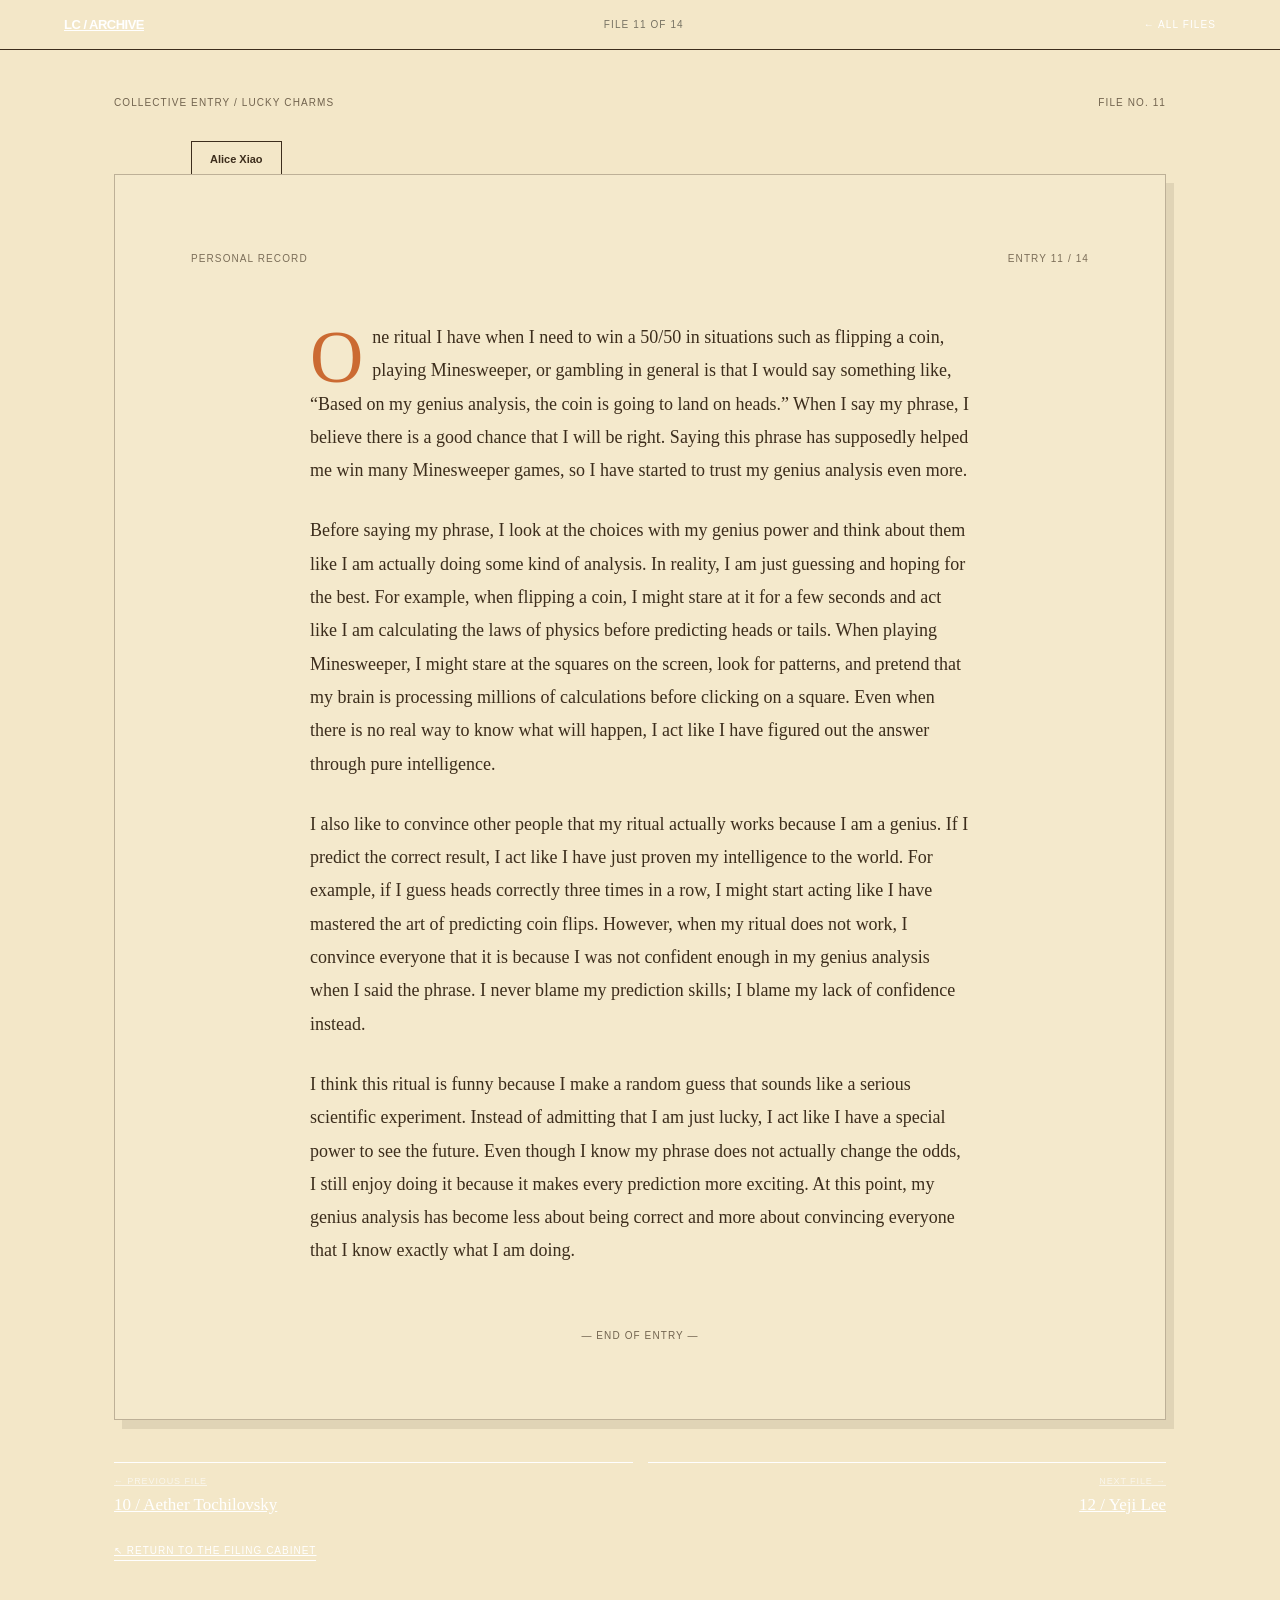
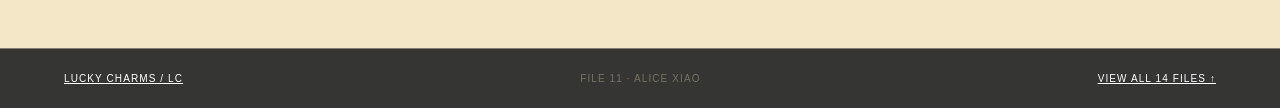
<file: story-11.html>
<!DOCTYPE html>
<html lang="en">
<head>
  <meta charset="UTF-8">
  <meta name="viewport" content="width=device-width, initial-scale=1.0">
  <meta name="description" content="A ritual for predicting random outcomes with &#x27;genius analysis&#x27;">
  <title> — Alice Xiao | Lucky Charms</title>
  <link rel="stylesheet" href="styles.css">
</head>
<body class="story-page story-11" style="--story-paper:#f3e7c8;--story-ink:#3c2d1c;--story-accent:#cb6a32">
  <header class="topbar story-topbar">
    <a class="wordmark" href="index.html">LC / ARCHIVE</a>
    <span class="topbar-center">FILE 11 OF 14</span>
    <a class="topbar-link" href="index.html">← ALL FILES</a>
  </header>
  <main class="story-main">
    <div class="file-label"><span>COLLECTIVE ENTRY / LUCKY CHARMS</span><span>FILE NO. 11</span></div>
       <br></br>
    <div class="story-paper">
      <div class="story-tab">Alice Xiao</div>
      <div class="story-meta"><span>PERSONAL RECORD</span><span>ENTRY 11 / 14</span></div>
      <article class="story-copy">
        <p>One ritual I have when I need to win a 50/50 in situations such as flipping a coin, playing Minesweeper, or gambling in general is that I would say something like, “Based on my genius analysis, the coin is going to land on heads.” When I say my phrase, I believe there is a good chance that I will be right. Saying this phrase has supposedly helped me win many Minesweeper games, so I have started to trust my genius analysis even more.</p>
        <p>Before saying my phrase, I look at the choices with my genius power and think about them like I am actually doing some kind of analysis. In reality, I am just guessing and hoping for the best. For example, when flipping a coin, I might stare at it for a few seconds and act like I am calculating the laws of physics before predicting heads or tails. When playing Minesweeper, I might stare at the squares on the screen, look for patterns, and pretend that my brain is processing millions of calculations before clicking on a square. Even when there is no real way to know what will happen, I act like I have figured out the answer through pure intelligence.</p>
        <p>I also like to convince other people that my ritual actually works because I am a genius. If I predict the correct result, I act like I have just proven my intelligence to the world. For example, if I guess heads correctly three times in a row, I might start acting like I have mastered the art of predicting coin flips. However, when my ritual does not work, I convince everyone that it is because I was not confident enough in my genius analysis when I said the phrase. I never blame my prediction skills; I blame my lack of confidence instead.</p>
        <p>I think this ritual is funny because I make a random guess that sounds like a serious scientific experiment. Instead of admitting that I am just lucky, I act like I have a special power to see the future. Even though I know my phrase does not actually change the odds, I still enjoy doing it because it makes every prediction more exciting. At this point, my genius analysis has become less about being correct and more about convincing everyone that I know exactly what I am doing.</p>
      </article>
      <div class="end-mark">— END OF ENTRY —</div>
    </div>
    <nav class="story-nav" aria-label="Story navigation">
      <a href="story-10.html"><span>← PREVIOUS FILE</span><strong>10 / Aether Tochilovsky</strong></a>
      <a href="story-12.html"><span>NEXT FILE →</span><strong>12 / Yeji Lee</strong></a>
    </nav>
    <a class="back-to-drawer" href="index.html">↖ RETURN TO THE FILING CABINET</a>
  </main>
  <footer class="footer">
    <a href="index.html">LUCKY CHARMS / LC</a>
    <span>FILE 11 · ALICE XIAO</span>
    <a href="index.html#files">VIEW ALL 14 FILES ↑</a>
  </footer>
</body>
</html>
</file>
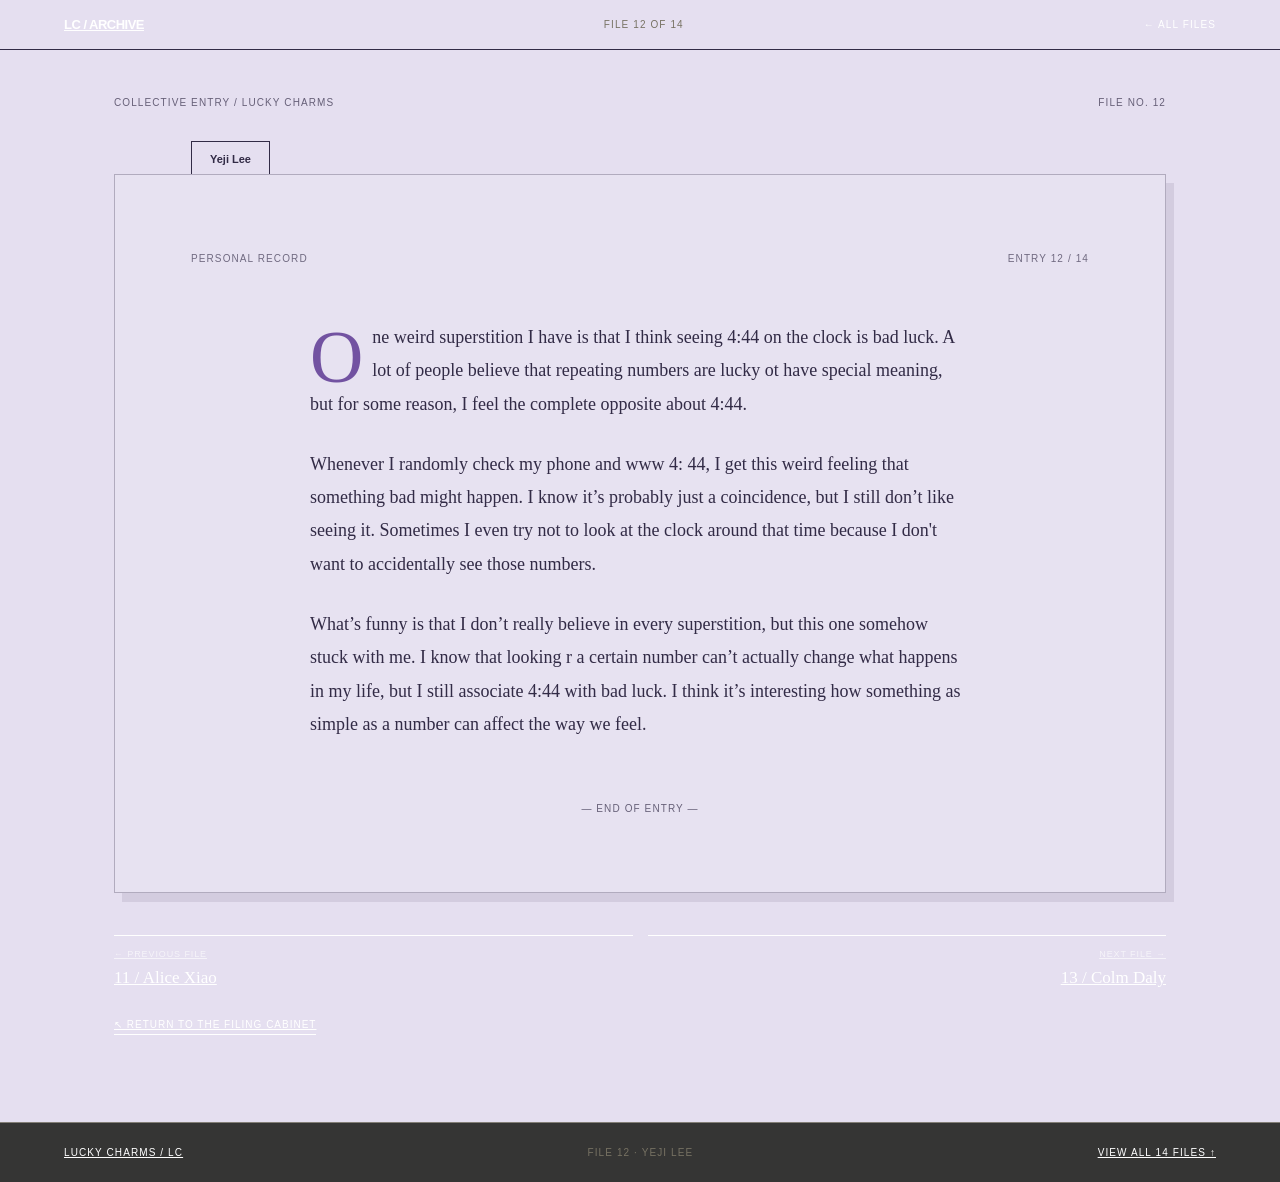
<file: story-12.html>
<!DOCTYPE html>
<html lang="en">
<head>
  <meta charset="UTF-8">
  <meta name="viewport" content="width=device-width, initial-scale=1.0">
  <meta name="description" content="The uneasy feeling of seeing 4:44">
  <title> — Yeji Lee | Lucky Charms</title>
  <link rel="stylesheet" href="styles.css">
</head>
<body class="story-page story-12" style="--story-paper:#e5dff0;--story-ink:#322b46;--story-accent:#7252a1">
  <header class="topbar story-topbar">
    <a class="wordmark" href="index.html">LC / ARCHIVE</a>
    <span class="topbar-center">FILE 12 OF 14</span>
    <a class="topbar-link" href="index.html">← ALL FILES</a>
  </header>
  <main class="story-main">
    <div class="file-label"><span>COLLECTIVE ENTRY / LUCKY CHARMS</span><span>FILE NO. 12</span></div>
       <br></br>
    <div class="story-paper">
      <div class="story-tab">Yeji Lee</div>
      <div class="story-meta"><span>PERSONAL RECORD</span><span>ENTRY 12 / 14</span></div>
      <article class="story-copy">
        <p>One weird superstition I have is that I think seeing 4:44 on the clock is bad luck. A lot of people believe that repeating numbers are lucky ot have special meaning, but for some reason, I feel the complete opposite about 4:44.</p>
        <p>Whenever I randomly check my phone and www 4: 44, I get this weird feeling that something bad might happen. I know it’s probably just a coincidence, but I still don’t like seeing it. Sometimes I even try not to look at the clock around that time because I don&#x27;t want to accidentally see those numbers.</p>
        <p>What’s funny is that I don’t really believe in every superstition, but this one somehow stuck with me. I know that looking r a certain number can’t actually change what happens in my life, but I still associate 4:44 with bad luck. I think it’s interesting how something as simple as a number can affect the way we feel.</p>
      </article>
      <div class="end-mark">— END OF ENTRY —</div>
    </div>
    <nav class="story-nav" aria-label="Story navigation">
      <a href="story-11.html"><span>← PREVIOUS FILE</span><strong>11 / Alice Xiao</strong></a>
      <a href="story-13.html"><span>NEXT FILE →</span><strong>13 / Colm Daly</strong></a>
    </nav>
    <a class="back-to-drawer" href="index.html">↖ RETURN TO THE FILING CABINET</a>
  </main>
  <footer class="footer">
    <a href="index.html">LUCKY CHARMS / LC</a>
    <span>FILE 12 · YEJI LEE</span>
    <a href="index.html#files">VIEW ALL 14 FILES ↑</a>
  </footer>
</body>
</html>
</file>
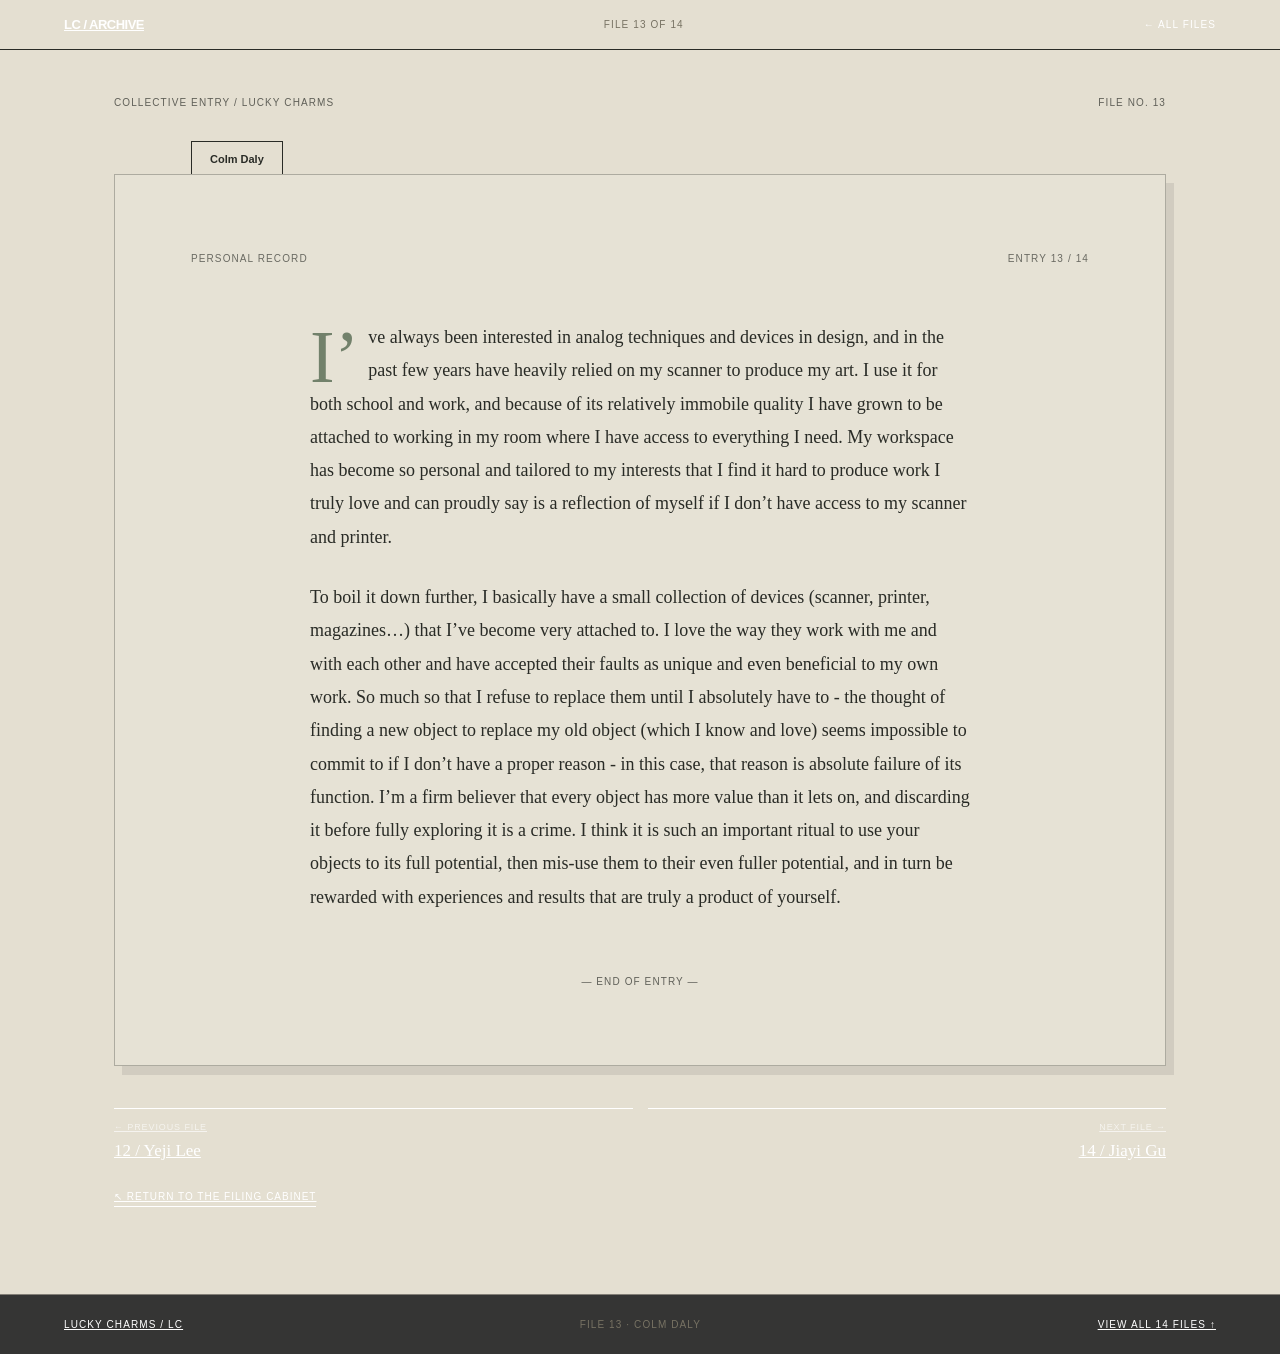
<file: story-13.html>
<!DOCTYPE html>
<html lang="en">
<head>
  <meta charset="UTF-8">
  <meta name="viewport" content="width=device-width, initial-scale=1.0">
  <meta name="description" content="An attachment to familiar scanners, printers, and analog tools">
  <title> — Colm Daly | Lucky Charms</title>
  <link rel="stylesheet" href="styles.css">
</head>
<body class="story-page story-13" style="--story-paper:#e4dfd1;--story-ink:#292b26;--story-accent:#72816b">
  <header class="topbar story-topbar">
    <a class="wordmark" href="index.html">LC / ARCHIVE</a>
    <span class="topbar-center">FILE 13 OF 14</span>
    <a class="topbar-link" href="index.html">← ALL FILES</a>
  </header>
  <main class="story-main">
    <div class="file-label"><span>COLLECTIVE ENTRY / LUCKY CHARMS</span><span>FILE NO. 13</span></div>
    <br></br>
    <div class="story-paper">
      <div class="story-tab">Colm Daly</div>
      <div class="story-meta"><span>PERSONAL RECORD</span><span>ENTRY 13 / 14</span></div>
      <article class="story-copy">
        <p>I’ve always been interested in analog techniques and devices in design, and in the past few years have heavily relied on my scanner to produce my art. I use it for both school and work, and because of its relatively immobile quality I have grown to be attached to working in my room where I have access to everything I need. My workspace has become so personal and tailored to my interests that I find it hard to produce work I truly love and can proudly say is a reflection of myself if I don’t have access to my scanner and printer.</p>
        <p>To boil it down further, I basically have a small collection of devices (scanner, printer, magazines…) that I’ve become very attached to. I love the way they work with me and with each other and have accepted their faults as unique and even beneficial to my own work. So much so that I refuse to replace them until I absolutely have to - the thought of finding a new object to replace my old object (which I know and love) seems impossible to commit to if I don’t have a proper reason - in this case, that reason is absolute failure of its function. I’m a firm believer that every object has more value than it lets on, and discarding it before fully exploring it is a crime. I think it is such an important ritual to use your objects to its full potential, then mis-use them to their even fuller potential, and in turn be rewarded with experiences and results that are truly a product of yourself.</p>
      </article>
      <div class="end-mark">— END OF ENTRY —</div>
    </div>
    <nav class="story-nav" aria-label="Story navigation">
      <a href="story-12.html"><span>← PREVIOUS FILE</span><strong>12 / Yeji Lee</strong></a>
      <a href="story-14.html"><span>NEXT FILE →</span><strong>14 / Jiayi Gu</strong></a>
    </nav>
    <a class="back-to-drawer" href="index.html">↖ RETURN TO THE FILING CABINET</a>
  </main>
  <footer class="footer">
    <a href="index.html">LUCKY CHARMS / LC</a>
    <span>FILE 13 · COLM DALY</span>
    <a href="index.html#files">VIEW ALL 14 FILES ↑</a>
  </footer>
</body>
</html>
</file>
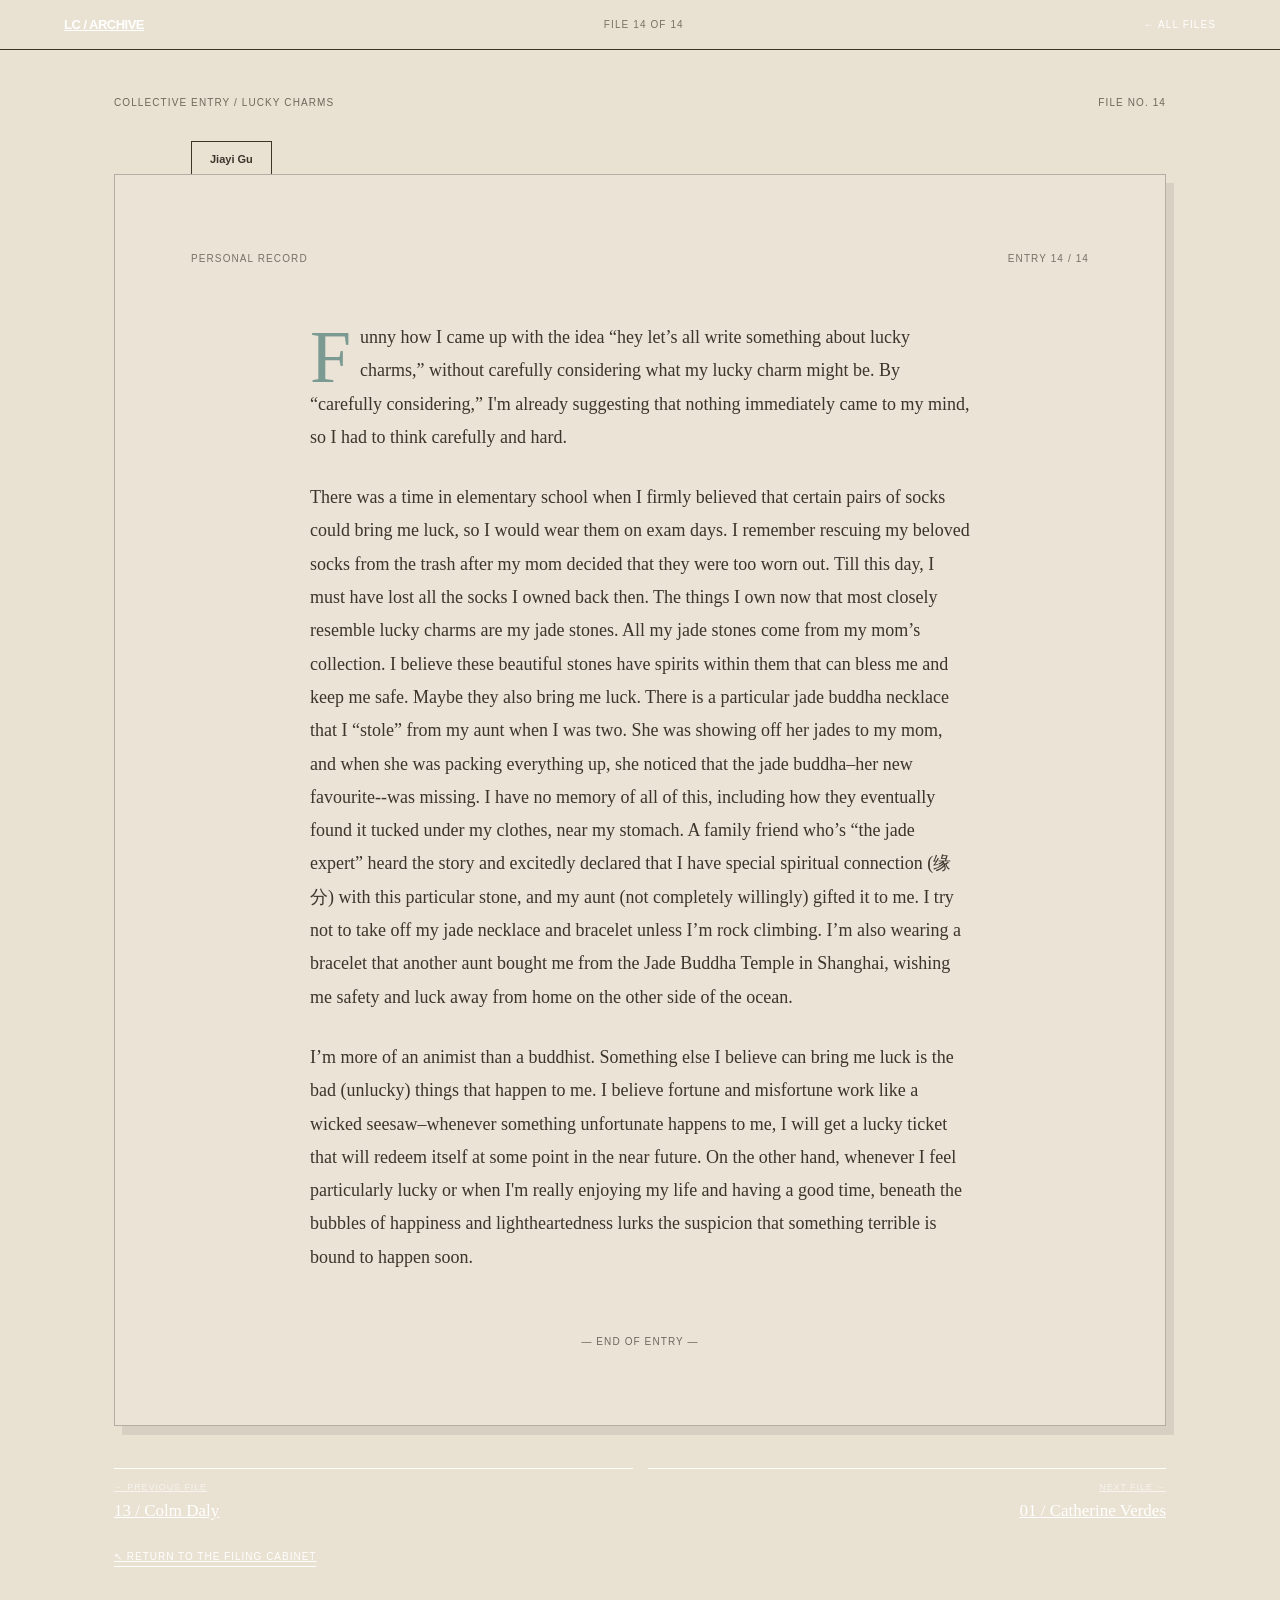
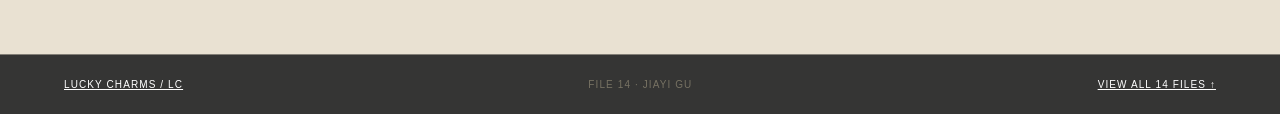
<file: story-14.html>
<!DOCTYPE html>
<html lang="en">
<head>
  <meta charset="UTF-8">
  <meta name="viewport" content="width=device-width, initial-scale=1.0">
  <meta name="description" content="Jade charms, family stories, and the balance of fortune and misfortune">
  <title> — Jiayi Gu | Lucky Charms</title>
  <link rel="stylesheet" href="styles.css">
</head>
<body class="story-page story-14" style="--story-paper:#e9e1d2;--story-ink:#3d342a;--story-accent:#7b9a91">
  <header class="topbar story-topbar">
    <a class="wordmark" href="index.html">LC / ARCHIVE</a>
    <span class="topbar-center">FILE 14 OF 14</span>
    <a class="topbar-link" href="index.html">← ALL FILES</a>
  </header>
  <main class="story-main">
    <div class="file-label"><span>COLLECTIVE ENTRY / LUCKY CHARMS</span><span>FILE NO. 14</span></div>
        <br></br>
    <div class="story-paper">
      <div class="story-tab">Jiayi Gu</div>
      <div class="story-meta"><span>PERSONAL RECORD</span><span>ENTRY 14 / 14</span></div>
      <article class="story-copy">
        <p>Funny how I came up with the idea “hey let’s all write something about lucky charms,” without carefully considering what my lucky charm might be. By “carefully considering,” I&#x27;m already suggesting that nothing immediately came to my mind, so I had to think carefully and hard.</p>
        <p>There was a time in elementary school when I firmly believed that certain pairs of socks could bring me luck, so I would wear them on exam days. I remember rescuing my beloved socks from the trash after my mom decided that they were too worn out. Till this day, I must have lost all the socks I owned back then. The things I own now that most closely resemble lucky charms are my jade stones. All my jade stones come from my mom’s collection. I believe these beautiful stones have spirits within them that can bless me and keep me safe. Maybe they also bring me luck. There is a particular jade buddha necklace that I “stole” from my aunt when I was two. She was showing off her jades to my mom, and when she was packing everything up, she noticed that the jade buddha–her new favourite--was missing. I have no memory of all of this, including how they eventually found it tucked under my clothes, near my stomach. A family friend who’s “the jade expert” heard the story and excitedly declared that I have special spiritual connection (缘分) with this particular stone, and my aunt (not completely willingly) gifted it to me. I try not to take off my jade necklace and bracelet unless I’m rock climbing. I’m also wearing a bracelet that another aunt bought me from the Jade Buddha Temple in Shanghai, wishing me safety and luck away from home on the other side of the ocean.</p>
        <p>I’m more of an animist than a buddhist. Something else I believe can bring me luck is the bad (unlucky) things that happen to me. I believe fortune and misfortune work like a wicked seesaw–whenever something unfortunate happens to me, I will get a lucky ticket that will redeem itself at some point in the near future. On the other hand, whenever I feel particularly lucky or when I&#x27;m really enjoying my life and having a good time, beneath the bubbles of happiness and lightheartedness lurks the suspicion that something terrible is bound to happen soon.</p>
      </article>
      <div class="end-mark">— END OF ENTRY —</div>
    </div>
    <nav class="story-nav" aria-label="Story navigation">
      <a href="story-13.html"><span>← PREVIOUS FILE</span><strong>13 / Colm Daly</strong></a>
      <a href="story-01.html"><span>NEXT FILE →</span><strong>01 / Catherine Verdes</strong></a>
    </nav>
    <a class="back-to-drawer" href="index.html">↖ RETURN TO THE FILING CABINET</a>
  </main>
  <footer class="footer">
    <a href="index.html">LUCKY CHARMS / LC</a>
    <span>FILE 14 · JIAYI GU</span>
    <a href="index.html#files">VIEW ALL 14 FILES ↑</a>
  </footer>
</body>
</html>
</file>
<file: styles.css>
/* LUCKY CHARMS — DIGITAL FILE ARCHIVE
   Shared system + story-specific variables.
*/
:root {
  --desk: #d8d0bf;
  --paper: #353534;
  --ink: #28271f;
  --muted: #777263;
  --rule: #827e76;
  --red: #a83f2d;
  --gutter: clamp(18px, 64px, 72px);
}
* { box-sizing: border-box; }
html { scroll-behavior: smooth; }
body {
  margin: 0;
  color: var(--ink);
  background: var(--paper);
  font-family: Arial, Helvetica, sans-serif;
}
a { color: white;}
.topbar {
  display: flex; align-items: center; justify-content: space-between;
  gap: 20px; padding: 17px var(--gutter);
  border-bottom: 1px solid var(--rule);
  font-size: 10px; letter-spacing: .11em; text-transform: uppercase;
}
.wordmark { font-weight: 800; letter-spacing: -.04em; font-size: 13px; }
.topbar-center { color: var(--muted); }
.topbar-link {text-decoration: none;}
.topbar-link:hover, .footer a:hover { color: var(--red); text-decoration: none; }

/* HOME pg!*/
.cover {
  min-height: 70vh; padding: 27px var(--gutter) 36px;
  position: relative; overflow: hidden;
  display: flex; flex-direction: column; justify-content: space-between;
  background: #eee6d5; border-bottom: 1px solid var(--rule);
}
.cover-kicker, .cover-index, .section-label, .section-note,
.file-label, .story-meta, .story-rule, .end-mark, .footer {
  font-size: 10px; line-height: 1.5; letter-spacing: .11em; text-transform: uppercase;
}
.cover-kicker { display: flex; justify-content: space-between; gap: 20px; }
.cover h1 {
  font-size: clamp(82px, 17vw, 250px); line-height: .72;
  letter-spacing: -.105em; margin: 7vh 0 8vh; font-weight: 800;
  position: relative; z-index: 1;
  color: goldenrod;
}
.cover h1 em { font-family: Georgia, serif; font-weight: 400; letter-spacing: -.09em;  color: var(--ink)}
.cover-bottom { display: flex; justify-content: space-between; align-items: end; gap: 28px; }
.cover-bottom p { max-width: 420px; margin: 0; font: 18px/1.4 Georgia, serif; }
.cover-index { display: flex; flex-direction: column; gap: 7px; text-align: right; }
.cover-index strong { font-size: 16px; }

/* ARCHIVE idx! */
.archive-section { padding: 64px var(--gutter) 100px; background: var(--desk); }
.section-heading { display: flex; justify-content: space-between; align-items: end; gap: 25px; margin-bottom: 40px; }
.section-label { margin: 0 0 10px; color: #3c2e5c; }
.section-heading h2 { font-size: clamp(32px, 5vw, 62px); letter-spacing: -.075em; margin: 0; }
.section-note { color: #585242; text-align: right; margin: 0; }

.folder-grid { display: grid; grid-template-columns: repeat(3, minmax(0, 1fr)); gap: 30px 22px; align-items: start; }
.folder {
  display: flex; flex-direction: column; position: relative; min-width: 0;
  margin-top: 15px; color: var(--folder-ink); transition: transform .2s ease, filter .2s ease;
}
.folder:hover { transform: translateY(-6px) rotate(-.35deg); filter: drop-shadow(5px 9px 5px #635b4a32); z-index: 2; }
.folder-tab {
  align-self: flex-start; max-width: 92%; min-height: 37px; padding: 11px 15px 8px;
  display: flex; gap: 10px; align-items: center; position: relative; z-index: 1;
  background: var(--folder-paper); border: 1px solid #8f8777; border-bottom: 0;
  border-radius: 5px 5px 0 0; font-size: 11px; font-weight: 700;
  letter-spacing: .015em; white-space: nowrap; overflow: hidden; text-overflow: ellipsis;
}
.folder-body {
  min-height: 265px; margin-top: -1px; padding: 22px 21px 18px;
  display: flex; flex-direction: column; align-items: flex-start;
  background: var(--folder-paper); border: 1px solid #8f8777;
  box-shadow: inset 0 0 0 5px #ffffff20;
}

.tab-number { color: var(--folder-accent); font-size: 10px; }
.folder-stamp { font-size: 8px; line-height: 1.55; letter-spacing: .12em; color: var(--folder-ink); opacity: .6; }
.folder-title { margin-top: auto; margin-bottom: 11px; font: 31px/.95 Georgia, serif; letter-spacing: -.055em; }
.folder-subject { max-width: 270px; font-size: 12px; line-height: 1.45; opacity: .8; }
.folder-open { margin-top: 24px; padding-top: 12px; width: 100%; border-top: 1px solid #8f877777; font-size: 9px; letter-spacing: .13em; }

/* the foot >:) */
.footer {
  display: flex; justify-content: space-between; align-items: center; gap: 20px;
  padding: 22px var(--gutter); border-top: 1px solid var(--rule);
  color: var(--muted); background: var(--paper);
}

/* FILE page! */
.story-page { background: var(--story-paper, var(--paper)); color: var(--story-ink, var(--ink)); }
.story-topbar { border-color: currentColor; }
.story-main { max-width: 1100px; padding: 45px 24px 90px; margin: 0 auto; }
.file-label { display: flex; justify-content: space-between; gap: 20px; opacity: .7; margin-bottom: 28px; }

.story-paper {
  background: color-mix(in srgb, var(--story-paper, var(--paper)) 92%, white);
  border: 1px solid color-mix(in srgb, var(--story-ink, var(--ink)) 30%, transparent);
  box-shadow: 8px 9px 0 color-mix(in srgb, var(--story-ink, var(--ink)) 10%, transparent);
  padding: clamp(25px, 6vw, 76px);
  position: relative;
}
.story-tab {
  position: absolute; top: -1px; left: clamp(25px, 6vw, 76px);
  transform: translateY(-100%); padding: 11px 18px 9px;
  background: var(--story-paper, var(--paper)); border: 1px solid currentColor;
  border-bottom: 0; font-size: 11px; font-weight: 700;
}
.story-meta { display: flex; justify-content: space-between; gap: 15px; opacity: .65; }
.story-paper h1 {
  max-width: 850px; margin: 80px 0 22px; font-size: clamp(52px, 10vw, 130px);
  line-height: .82; letter-spacing: -.095em; font-weight: 800;
}

.story-deck { max-width: 570px; font: clamp(19px, 2.6vw, 29px)/1.35 Georgia, serif; margin: 0 0 52px; }
.story-rule { border-top: 1px solid currentColor; padding-top: 12px; display: flex; justify-content: space-between; gap: 15px; opacity: .7; }
.story-copy { max-width: 660px; margin: 55px auto 60px; font: 18px/1.85 Georgia, "Times New Roman", serif; }
.story-copy p { margin: 0 0 1.5em; }
.story-copy p:first-child:first-letter { float: left; font-size: 4.1em; line-height: .78; padding: 8px 9px 0 0; color: var(--story-accent); }

.end-mark { text-align: center; opacity: .7; }

.story-nav { display: grid; grid-template-columns: 1fr 1fr; gap: 15px; margin: 42px 0 25px; }
.story-nav a { border-top: 1px solid currentColor; padding-top: 13px; display: flex; flex-direction: column; gap: 9px; }
.story-nav a:last-child { text-align: right; }
.story-nav span { font-size: 9px; letter-spacing: .1em; opacity: .65; }
.story-nav strong { font: 17px/1.2 Georgia, serif; }
.story-nav a:hover { color: var(--story-accent); }
.back-to-drawer { font-size: 10px; letter-spacing: .1em; text-transform: uppercase; border-bottom: 1px solid currentColor; padding-bottom: 4px; }
.back-to-drawer:hover { color: var(--story-accent); }
</file>
